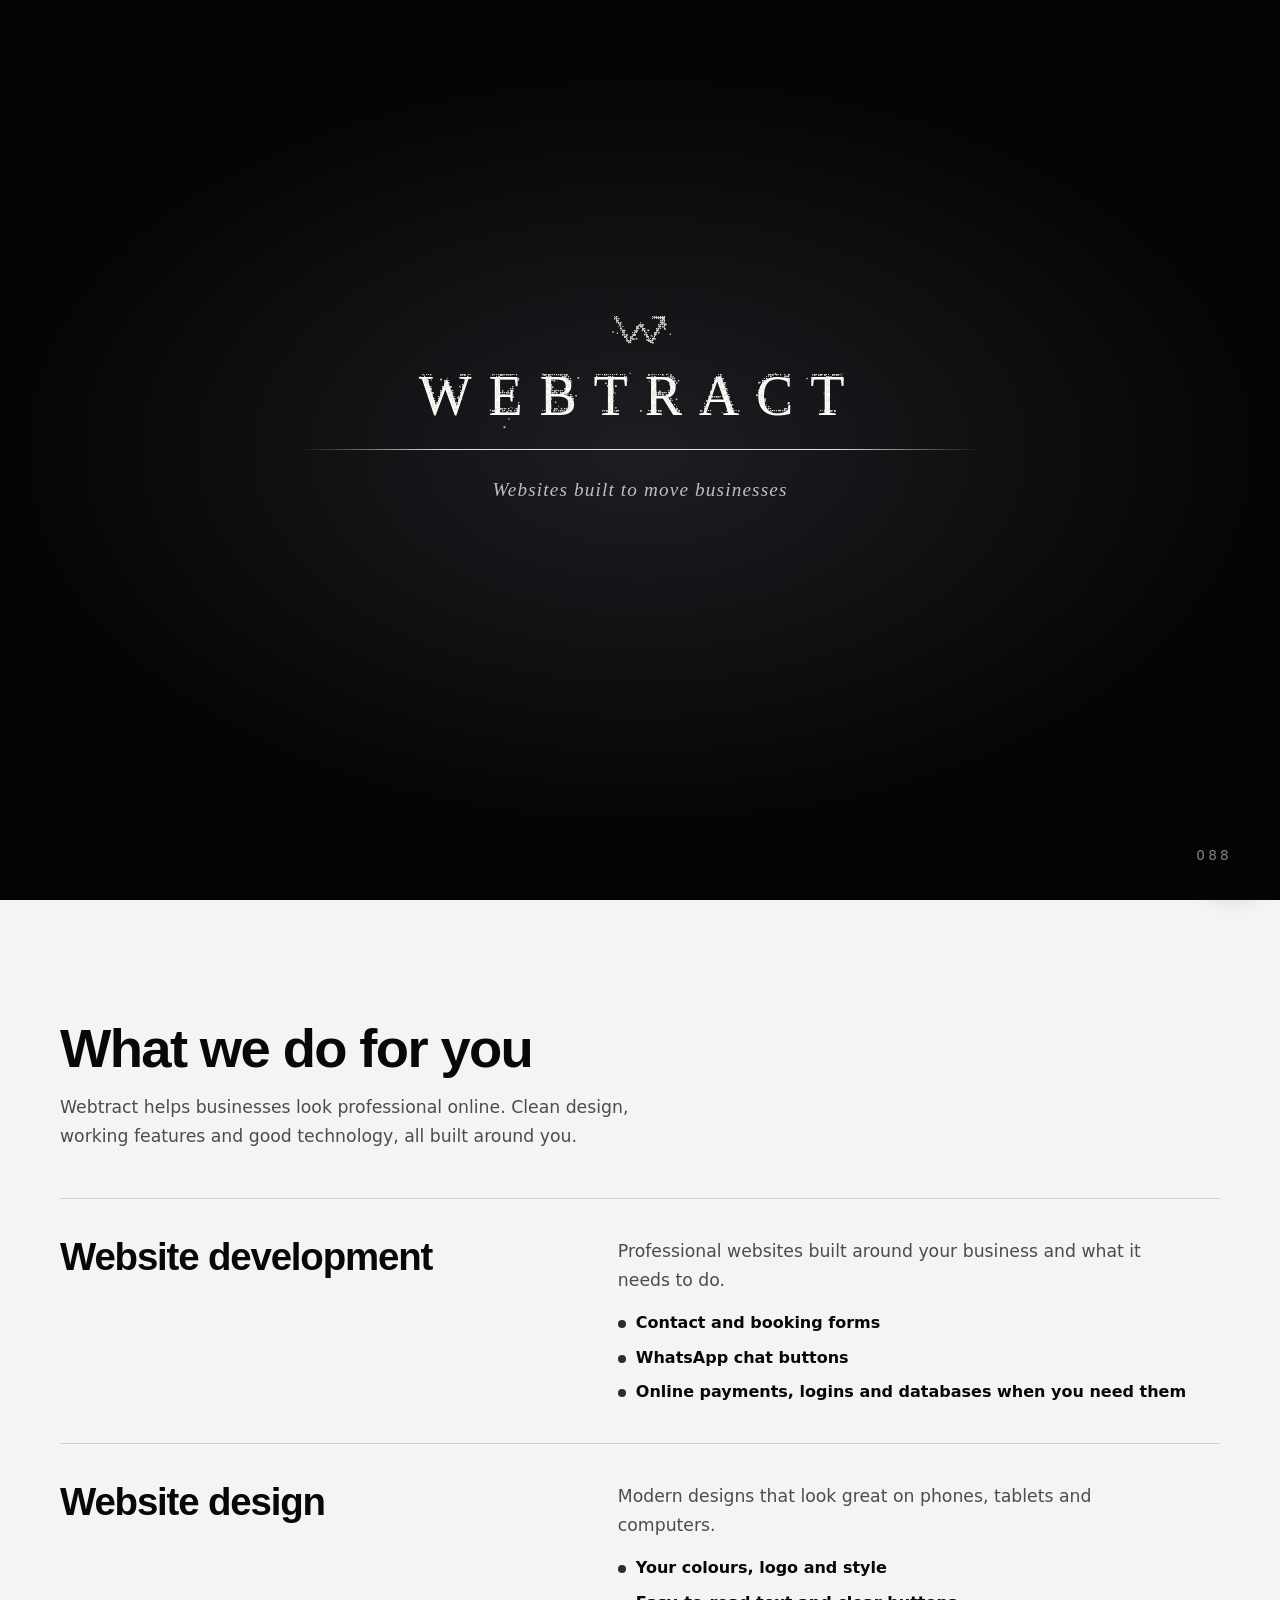
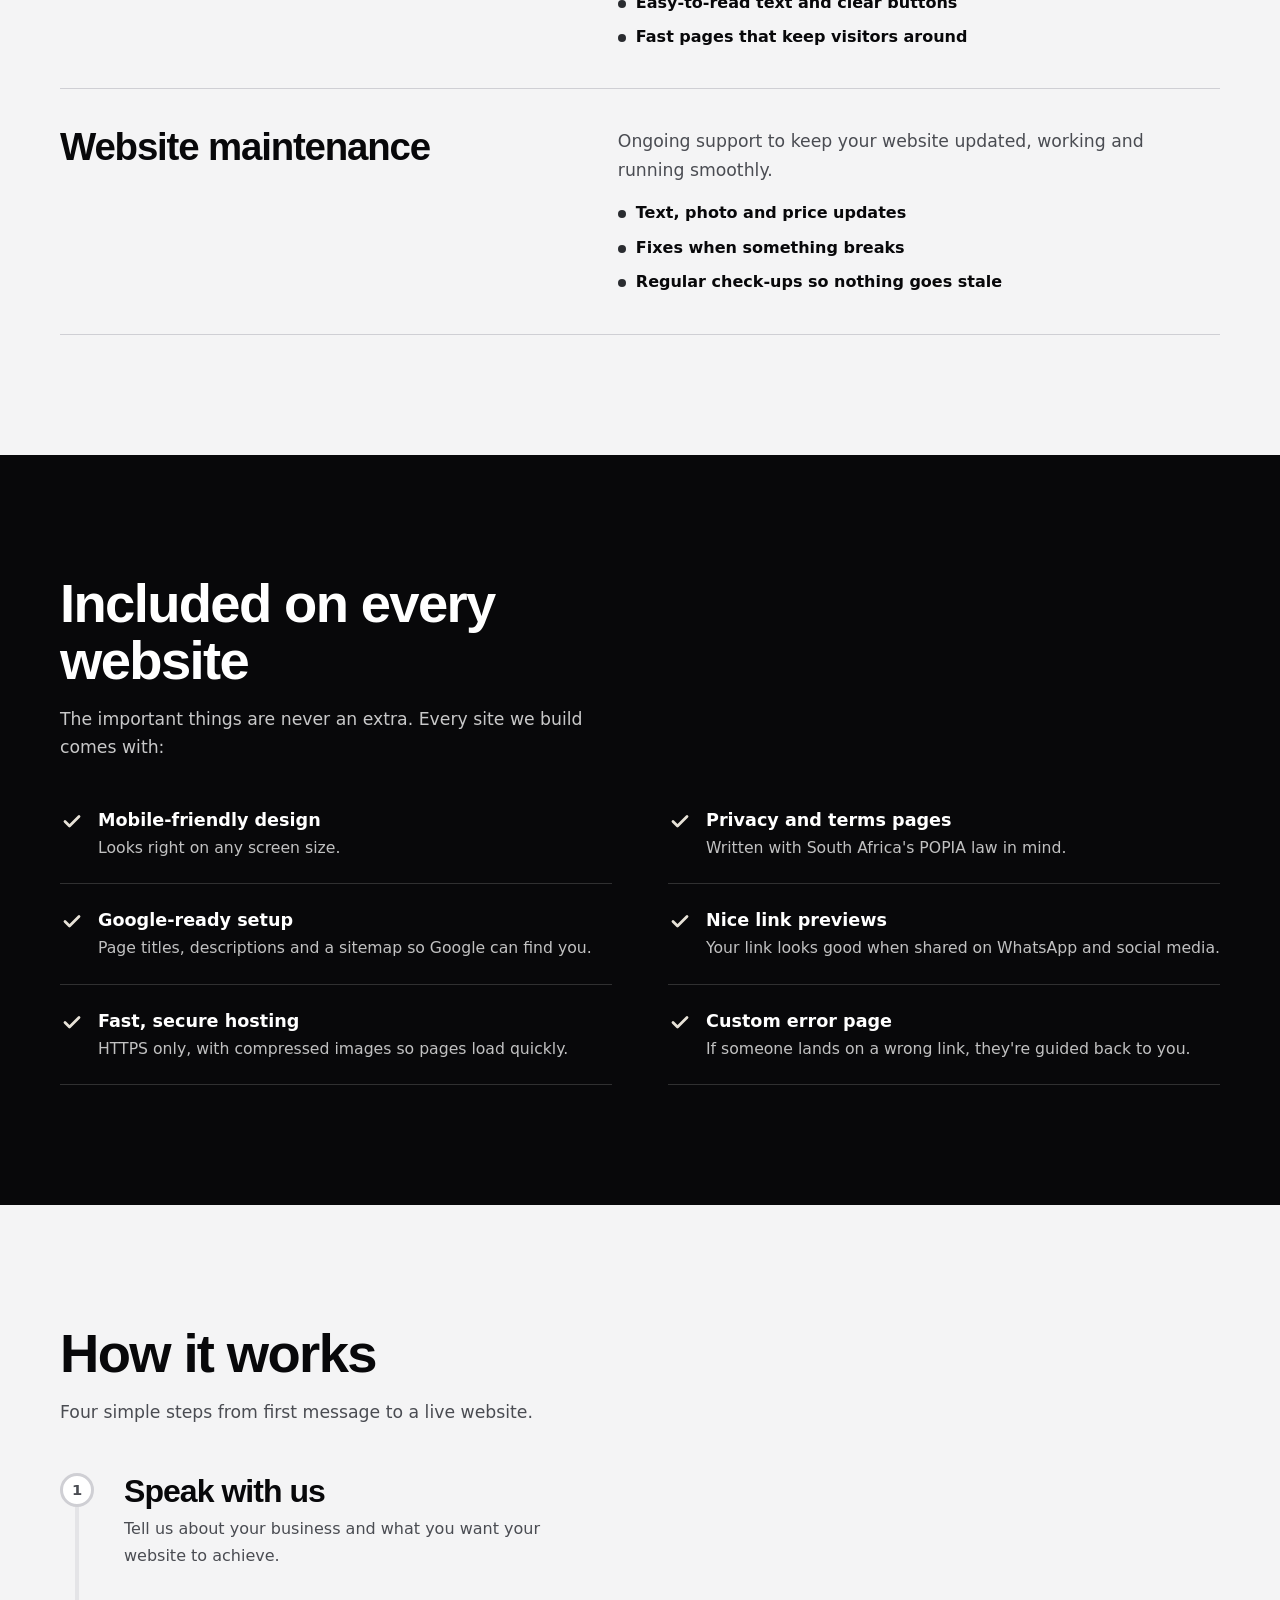
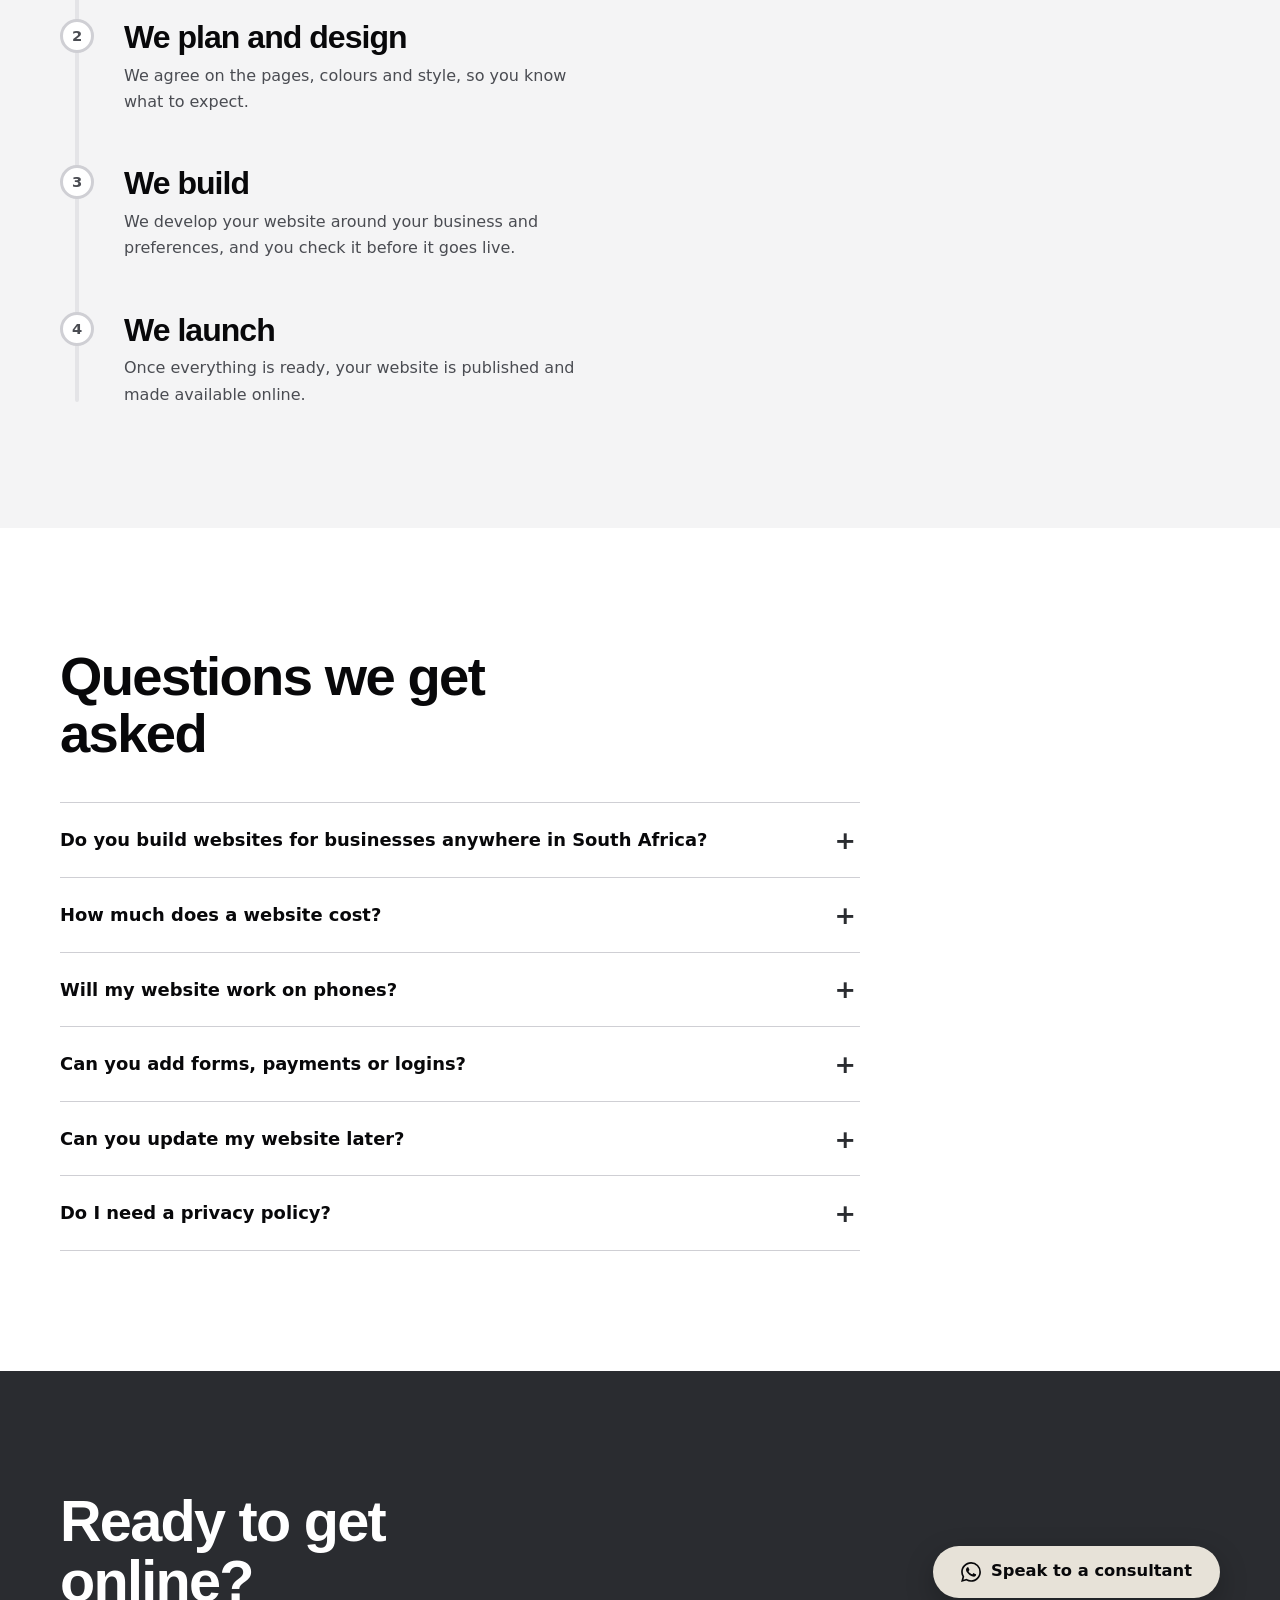
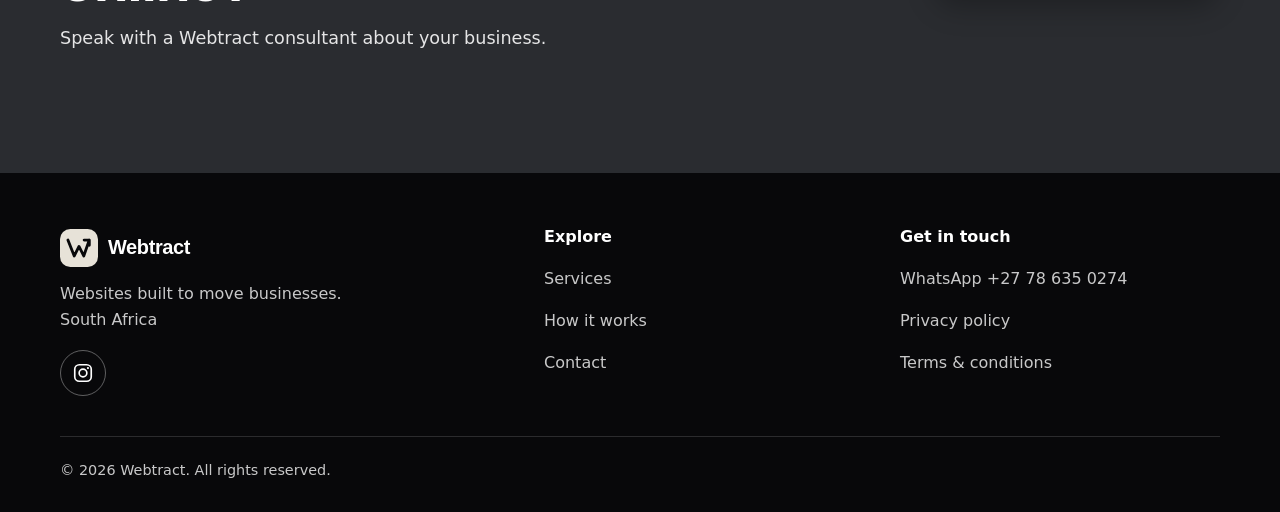
<file: index.html>
<!DOCTYPE html>
<html lang="en-ZA">
<head>
  <meta charset="utf-8">
  <meta name="viewport" content="width=device-width, initial-scale=1">
  <title>Webtract | Web Design &amp; Development in South Africa</title>
  <meta name="description" content="Webtract builds fast, modern, professional websites for businesses across South Africa. Web design, development and maintenance. Chat on WhatsApp.">
  <meta name="google-site-verification" content="yJoIwcxtoQ9o8DWlanaNsFN52SLWIHz8VEXO387WQU8">
  <meta name="robots" content="index, follow, max-image-preview:large">
  <meta name="theme-color" content="#2A2C30">
  <link rel="canonical" href="https://webtract.pages.dev/">

  <meta property="og:type" content="website">
  <meta property="og:site_name" content="Webtract">
  <meta property="og:locale" content="en_ZA">
  <meta property="og:title" content="Webtract | Web Design &amp; Development in South Africa">
  <meta property="og:description" content="Fast, modern websites for South African businesses. Chat to us on WhatsApp.">
  <meta property="og:url" content="https://webtract.pages.dev/">
  <meta property="og:image" content="https://webtract.pages.dev/og-image.png">
  <meta property="og:image:width" content="1200">
  <meta property="og:image:height" content="630">
  <meta property="og:image:alt" content="Webtract logo with the words Websites built to move businesses">
  <meta name="twitter:card" content="summary_large_image">
  <meta name="twitter:title" content="Webtract | Web Design &amp; Development in South Africa">
  <meta name="twitter:description" content="Fast, modern websites for South African businesses. Chat to us on WhatsApp.">
  <meta name="twitter:image" content="https://webtract.pages.dev/og-image.png">
  <meta name="twitter:image:alt" content="Webtract logo with the words Websites built to move businesses">

  <link rel="icon" href="/favicon.svg" type="image/svg+xml">
  <link rel="icon" href="/favicon.png" type="image/png" sizes="48x48">
  <link rel="apple-touch-icon" href="/apple-touch-icon.png">

  <script src="/boot.js"></script>
  <link rel="stylesheet" href="/style.css">

  <script type="application/ld+json">
  {
    "@context": "https://schema.org",
    "@graph": [
      {
        "@type": "WebSite",
        "@id": "https://webtract.pages.dev/#website",
        "url": "https://webtract.pages.dev/",
        "name": "Webtract",
        "inLanguage": "en-ZA",
        "publisher": {
          "@id": "https://webtract.pages.dev/#business"
        }
      },
      {
        "@type": "ProfessionalService",
        "@id": "https://webtract.pages.dev/#business",
        "name": "Webtract",
        "description": "Web design, website development and website maintenance for businesses across South Africa.",
        "url": "https://webtract.pages.dev/",
        "image": "https://webtract.pages.dev/og-image.png",
        "logo": "https://webtract.pages.dev/apple-touch-icon.png",
        "telephone": "+27786350274",
        "address": {
          "@type": "PostalAddress",
          "addressCountry": "ZA"
        },
        "areaServed": {
          "@type": "Country",
          "name": "South Africa"
        },
        "contactPoint": {
          "@type": "ContactPoint",
          "telephone": "+27786350274",
          "contactType": "customer service",
          "areaServed": "ZA",
          "availableLanguage": "English"
        },
        "sameAs": [
          "https://www.instagram.com/webtract_co/"
        ],
        "hasOfferCatalog": {
          "@type": "OfferCatalog",
          "name": "Web services",
          "itemListElement": [
            {
              "@type": "Offer",
              "itemOffered": {
                "@type": "Service",
                "name": "Website development"
              }
            },
            {
              "@type": "Offer",
              "itemOffered": {
                "@type": "Service",
                "name": "Website design"
              }
            },
            {
              "@type": "Offer",
              "itemOffered": {
                "@type": "Service",
                "name": "Website maintenance"
              }
            }
          ]
        }
      }
    ]
  }
  </script>
</head>
<body>
  <!-- Icons used on this page -->
  <svg class="sprite" aria-hidden="true" focusable="false">
    <symbol id="ig" viewBox="0 0 24 24"><rect x="3" y="3" width="18" height="18" rx="5" fill="none" stroke="currentColor" stroke-width="1.8"/><circle cx="12" cy="12" r="4.2" fill="none" stroke="currentColor" stroke-width="1.8"/><circle cx="17.4" cy="6.6" r="1.2" fill="currentColor"/></symbol>
    <symbol id="mark" viewBox="0 0 48 48"><rect width="48" height="48" rx="13" fill="#E7E2D8"/><path d="M10 14l8 20 6-12 6 12 7-20M30.5 14H37v6.5" fill="none" stroke="#08080A" stroke-width="3.6" stroke-linecap="round" stroke-linejoin="round"/></symbol>
    <symbol id="check" viewBox="0 0 24 24"><path d="M5 12.5l4.5 4.5L19 7.5" fill="none" stroke="currentColor" stroke-width="2.8" stroke-linecap="round" stroke-linejoin="round"/></symbol>
    <symbol id="wa" viewBox="0 0 24 24"><path fill="currentColor" d="M17.472 14.382c-.297-.149-1.758-.867-2.03-.967-.273-.099-.471-.148-.67.15-.197.297-.767.966-.94 1.164-.173.199-.347.223-.644.075-.297-.15-1.255-.463-2.39-1.475-.883-.788-1.48-1.761-1.653-2.059-.173-.297-.018-.458.13-.606.134-.133.298-.347.446-.52.149-.174.198-.298.298-.497.099-.198.05-.371-.025-.52-.075-.149-.669-1.612-.916-2.207-.242-.579-.487-.5-.669-.51-.173-.008-.371-.01-.57-.01-.198 0-.52.074-.792.372-.272.297-1.04 1.016-1.04 2.479 0 1.462 1.065 2.875 1.213 3.074.149.198 2.096 3.2 5.077 4.487.709.306 1.262.489 1.694.625.712.227 1.36.195 1.871.118.571-.085 1.758-.719 2.006-1.413.248-.694.248-1.289.173-1.413-.074-.124-.272-.198-.57-.347m-5.421 7.403h-.004a9.87 9.87 0 01-5.031-1.378l-.361-.214-3.741.982.998-3.648-.235-.374a9.86 9.86 0 01-1.51-5.26c.001-5.45 4.436-9.884 9.888-9.884 2.64 0 5.122 1.03 6.988 2.898a9.825 9.825 0 012.893 6.994c-.003 5.45-4.437 9.884-9.885 9.884m8.413-18.297A11.815 11.815 0 0012.05 0C5.495 0 .16 5.335.157 11.892c0 2.096.547 4.142 1.588 5.945L.057 24l6.305-1.654a11.882 11.882 0 005.683 1.448h.005c6.554 0 11.89-5.335 11.893-11.893a11.821 11.821 0 00-3.48-8.413Z"/></symbol>
  </svg>

  <!-- Intro animation -->
  <div class="loader" id="loader" aria-hidden="true" data-nosnippet>
    <canvas class="loader-canvas" id="loader-canvas"></canvas>
    <div class="p p-top">
      <div class="loader-top">
        <svg class="loader-w" viewBox="0 0 120 80" aria-hidden="true">
          <path class="w-main" pathLength="1" d="M8 14L36 68L60 28L84 68L112 14"/>
          <path class="w-head" pathLength="1" d="M90 14H112V36"/>
        </svg>
        <div class="loader-word" data-text="WEBTRACT"></div>
      </div>
    </div>
    <div class="p p-bot">
      <p class="loader-tag">Websites built to move businesses</p>
      <div class="loader-count" id="loader-count"></div>
    </div>
  </div>

  <a class="skip" href="#main">Skip to content</a>

  <header class="site-header">
    <div class="wrap">
      <a class="brand" href="/" aria-label="Webtract home">
        <svg aria-hidden="true"><use href="#mark"/></svg>
        <span>Webtract</span>
      </a>
      <button class="nav-toggle" type="button" aria-expanded="false" aria-controls="site-nav" aria-label="Open menu"><span></span></button>
      <nav class="nav" id="site-nav" aria-label="Main">
        <a href="#services">Services</a>
        <a href="#how-it-works">How it works</a>
        <a href="#faq">FAQ</a>
        <a href="/contact">Contact</a>
        <a class="nav-cta" href="https://wa.me/27786350274" target="_blank" rel="noopener">WhatsApp us</a>
      </nav>
    </div>
  </header>

  <main id="main">
    <section class="hero" id="home">
      <div class="wrap">
        <div>
          <h1>
            <span class="line"><span>Websites built</span></span>
            <span class="line"><span>to move</span></span>
            <span class="line"><span>businesses.</span></span>
          </h1>
          <p class="hero-sub h-fade">Modern, professional websites designed around your business and your customers.</p>
          <div class="hero-actions h-fade">
            <a class="btn btn-signal" href="https://wa.me/27786350274" target="_blank" rel="noopener">
              <svg aria-hidden="true"><use href="#wa"/></svg>
              Chat to us on WhatsApp
            </a>
            <a class="link-light" href="#services">See what we do</a>
          </div>
          <ul class="ticks h-fade">
            <li><svg aria-hidden="true"><use href="#check"/></svg>Works on every phone</li>
            <li><svg aria-hidden="true"><use href="#check"/></svg>Fast and secure</li>
            <li><svg aria-hidden="true"><use href="#check"/></svg>Ready for Google</li>
          </ul>
        </div>

        <div class="mock-stage" aria-hidden="true">
          <div class="mock-wrap">
            <div class="mock">
              <div class="mock-bar"><i></i><i></i><i></i><span>yourbusiness.co.za</span></div>
              <div class="mock-body">
                <div class="m-nav blk" style="--i:0"><div class="m-logo"></div><div class="m-links"><b></b><b></b><b></b></div></div>
                <div class="m-hero">
                  <div class="blk" style="--i:1">
                    <div class="m-t"></div><div class="m-t s"></div>
                    <div class="m-p"></div><div class="m-p"></div>
                    <div class="m-btn"></div>
                  </div>
                  <div class="m-img blk" style="--i:2"></div>
                </div>
                <div class="m-row">
                  <u class="blk" style="--i:3"></u><u class="blk" style="--i:4"></u><u class="blk" style="--i:5"></u>
                </div>
              </div>
            </div>
            <div class="phone blk" style="--i:6">
              <div class="phone-screen">
                <div class="m-img"></div>
                <div class="m-t"></div>
                <div class="m-btn"></div>
              </div>
            </div>
          </div>
        </div>
      </div>
    </section>

    <section class="section" id="services">
      <div class="wrap">
        <h2 class="section-title">What we do for you</h2>
        <p class="section-intro">Webtract helps businesses look professional online. Clean design, working features and good technology, all built around you.</p>

        <div class="services">
          <article class="svc">
            <h3>Website development</h3>
            <div>
              <p>Professional websites built around your business and what it needs to do.</p>
              <ul>
                <li>Contact and booking forms</li>
                <li>WhatsApp chat buttons</li>
                <li>Online payments, logins and databases when you need them</li>
              </ul>
            </div>
          </article>
          <article class="svc">
            <h3>Website design</h3>
            <div>
              <p>Modern designs that look great on phones, tablets and computers.</p>
              <ul>
                <li>Your colours, logo and style</li>
                <li>Easy-to-read text and clear buttons</li>
                <li>Fast pages that keep visitors around</li>
              </ul>
            </div>
          </article>
          <article class="svc">
            <h3>Website maintenance</h3>
            <div>
              <p>Ongoing support to keep your website updated, working and running smoothly.</p>
              <ul>
                <li>Text, photo and price updates</li>
                <li>Fixes when something breaks</li>
                <li>Regular check-ups so nothing goes stale</li>
              </ul>
            </div>
          </article>
        </div>
      </div>
    </section>

    <section class="section included">
      <div class="wrap">
        <h2 class="section-title">Included on every website</h2>
        <p class="section-intro">The important things are never an extra. Every site we build comes with:</p>
        <ul class="inc-grid">
          <li><svg aria-hidden="true"><use href="#check"/></svg><div><strong>Mobile-friendly design</strong><span>Looks right on any screen size.</span></div></li>
          <li><svg aria-hidden="true"><use href="#check"/></svg><div><strong>Privacy and terms pages</strong><span>Written with South Africa's POPIA law in mind.</span></div></li>
          <li><svg aria-hidden="true"><use href="#check"/></svg><div><strong>Google-ready setup</strong><span>Page titles, descriptions and a sitemap so Google can find you.</span></div></li>
          <li><svg aria-hidden="true"><use href="#check"/></svg><div><strong>Nice link previews</strong><span>Your link looks good when shared on WhatsApp and social media.</span></div></li>
          <li><svg aria-hidden="true"><use href="#check"/></svg><div><strong>Fast, secure hosting</strong><span>HTTPS only, with compressed images so pages load quickly.</span></div></li>
          <li><svg aria-hidden="true"><use href="#check"/></svg><div><strong>Custom error page</strong><span>If someone lands on a wrong link, they're guided back to you.</span></div></li>
        </ul>
      </div>
    </section>

    <section class="section" id="how-it-works">
      <div class="wrap">
        <h2 class="section-title">How it works</h2>
        <p class="section-intro">Four simple steps from first message to a live website.</p>
        <div class="steps">
          <div class="step"><span class="node">1</span><h3>Speak with us</h3><p>Tell us about your business and what you want your website to achieve.</p></div>
          <div class="step"><span class="node">2</span><h3>We plan and design</h3><p>We agree on the pages, colours and style, so you know what to expect.</p></div>
          <div class="step"><span class="node">3</span><h3>We build</h3><p>We develop your website around your business and preferences, and you check it before it goes live.</p></div>
          <div class="step"><span class="node">4</span><h3>We launch</h3><p>Once everything is ready, your website is published and made available online.</p></div>
        </div>
      </div>
    </section>

    <section class="section faq" id="faq">
      <div class="wrap">
        <h2 class="section-title">Questions we get asked</h2>
        <div class="faq-list">
          <details>
            <summary>Do you build websites for businesses anywhere in South Africa?</summary>
            <p>Yes. We build websites for businesses in every province of South Africa. Message us on WhatsApp to get started.</p>
          </details>
          <details>
            <summary>How much does a website cost?</summary>
            <p>It depends on how many pages you need and what the site must do. Message us on WhatsApp, tell us about your business, and we'll give you a clear quote.</p>
          </details>
          <details>
            <summary>Will my website work on phones?</summary>
            <p>Yes. Every website we build is designed for phones, tablets and computers from the start.</p>
          </details>
          <details>
            <summary>Can you add forms, payments or logins?</summary>
            <p>Yes. If your business needs a contact form, online payments or customer logins, tell us and we'll advise on the best way to do it safely.</p>
          </details>
          <details>
            <summary>Can you update my website later?</summary>
            <p>Yes. Our maintenance service covers updates, fixes and regular check-ups.</p>
          </details>
          <details>
            <summary>Do I need a privacy policy?</summary>
            <p>If your website collects any personal information, South Africa's POPIA law says you should have one. We include a privacy policy and terms page on every site.</p>
          </details>
        </div>
      </div>
    </section>

    <section class="section cta-band">
      <div class="wrap">
        <div>
          <h2>Ready to get online?</h2>
          <p>Speak with a Webtract consultant about your business.</p>
        </div>
        <a class="btn btn-signal" href="https://wa.me/27786350274" target="_blank" rel="noopener">
          <svg aria-hidden="true"><use href="#wa"/></svg>
          Speak to a consultant
        </a>
      </div>
    </section>
  </main>

  <a class="wa-float" href="https://wa.me/27786350274" target="_blank" rel="noopener" aria-label="Chat with Webtract on WhatsApp"><svg aria-hidden="true"><use href="#wa"/></svg></a>

  <footer class="site-footer">
    <div class="wrap">
      <div class="foot">
        <div>
          <a class="brand" href="/"><svg aria-hidden="true"><use href="#mark"/></svg><span>Webtract</span></a>
          <p>Websites built to move businesses.<br>South Africa</p>
          <a class="social" href="https://www.instagram.com/webtract_co/" target="_blank" rel="noopener" aria-label="Webtract on Instagram"><svg aria-hidden="true"><use href="#ig"/></svg></a>
        </div>
        <div>
          <h2>Explore</h2>
          <ul>
            <li><a href="/#services">Services</a></li>
            <li><a href="/#how-it-works">How it works</a></li>
            <li><a href="/contact">Contact</a></li>
          </ul>
        </div>
        <div>
          <h2>Get in touch</h2>
          <ul>
            <li><a href="https://wa.me/27786350274" target="_blank" rel="noopener">WhatsApp +27 78 635 0274</a></li>
            <li><a href="/privacy">Privacy policy</a></li>
            <li><a href="/terms">Terms &amp; conditions</a></li>
          </ul>
        </div>
      </div>
      <p class="copy">&copy; <span id="yr">2026</span> Webtract. All rights reserved.</p>
    </div>
  </footer>

  <script src="/main.js" defer></script>
</body>
</html>
</file>
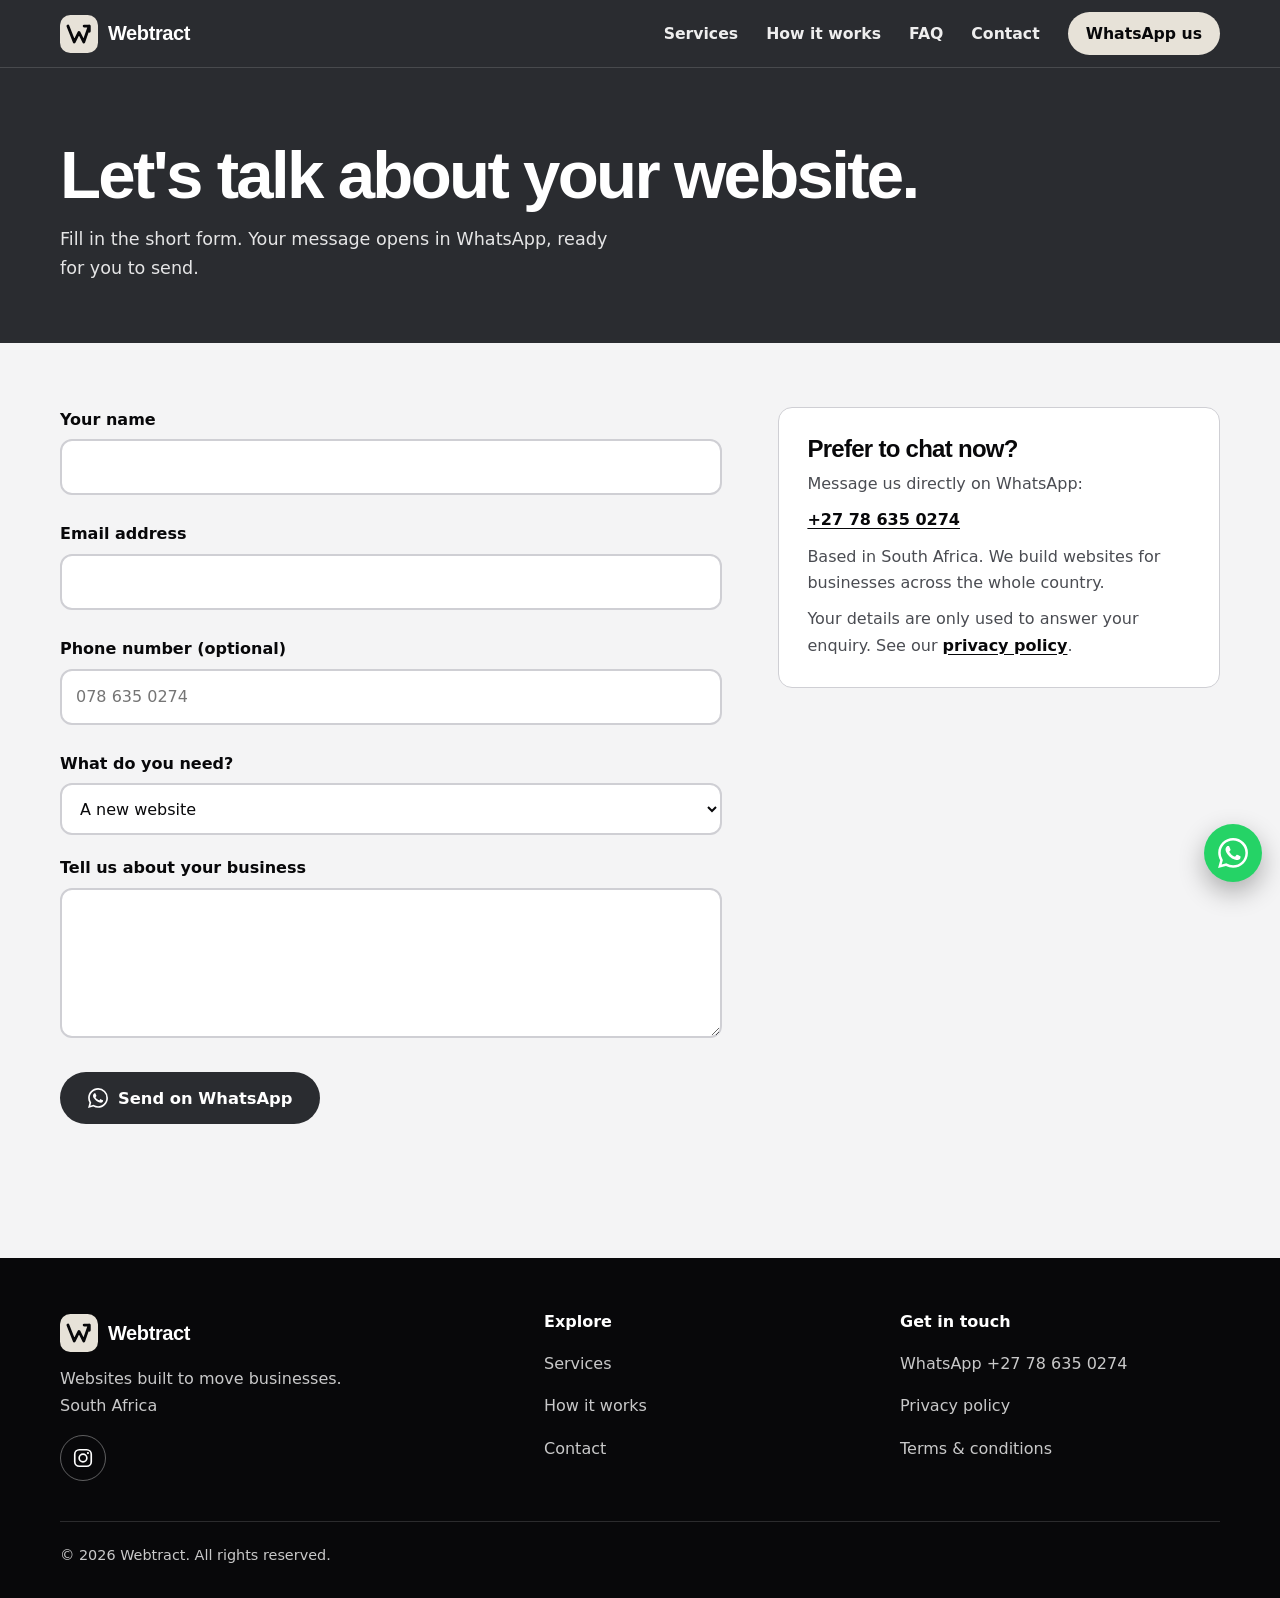
<file: contact.html>
<!DOCTYPE html>
<html lang="en-ZA">
<head>
  <meta charset="utf-8">
  <meta name="viewport" content="width=device-width, initial-scale=1">
  <title>Contact Webtract | Get a Website Quote on WhatsApp</title>
  <meta name="description" content="Get a clear website quote from Webtract anywhere in South Africa. Tell us about your business and your message opens on WhatsApp, ready to send.">
  <meta name="robots" content="index, follow, max-image-preview:large">
  <meta name="theme-color" content="#2A2C30">
  <link rel="canonical" href="https://webtract.pages.dev/contact">

  <meta property="og:type" content="website">
  <meta property="og:site_name" content="Webtract">
  <meta property="og:locale" content="en_ZA">
  <meta property="og:title" content="Contact Webtract | Get a Website Quote">
  <meta property="og:description" content="Tell us about your business and get a clear website quote on WhatsApp.">
  <meta property="og:url" content="https://webtract.pages.dev/contact">
  <meta property="og:image" content="https://webtract.pages.dev/og-image.png">
  <meta property="og:image:width" content="1200">
  <meta property="og:image:height" content="630">
  <meta property="og:image:alt" content="Webtract logo with the words Websites built to move businesses">
  <meta name="twitter:card" content="summary_large_image">
  <meta name="twitter:title" content="Contact Webtract | Get a Website Quote">
  <meta name="twitter:description" content="Tell us about your business and get a clear website quote on WhatsApp.">
  <meta name="twitter:image" content="https://webtract.pages.dev/og-image.png">
  <meta name="twitter:image:alt" content="Webtract logo with the words Websites built to move businesses">

  <link rel="icon" href="/favicon.svg" type="image/svg+xml">
  <link rel="icon" href="/favicon.png" type="image/png" sizes="48x48">
  <link rel="apple-touch-icon" href="/apple-touch-icon.png">

  <script src="/boot.js"></script>
  <link rel="stylesheet" href="/style.css">
<script type="application/ld+json">
  {
    "@context": "https://schema.org",
    "@type": "BreadcrumbList",
    "itemListElement": [
      {
        "@type": "ListItem",
        "position": 1,
        "name": "Home",
        "item": "https://webtract.pages.dev/"
      },
      {
        "@type": "ListItem",
        "position": 2,
        "name": "Contact",
        "item": "https://webtract.pages.dev/contact"
      }
    ]
  }
  </script>
</head>
<body>
  <svg class="sprite" aria-hidden="true" focusable="false">
    <symbol id="ig" viewBox="0 0 24 24"><rect x="3" y="3" width="18" height="18" rx="5" fill="none" stroke="currentColor" stroke-width="1.8"/><circle cx="12" cy="12" r="4.2" fill="none" stroke="currentColor" stroke-width="1.8"/><circle cx="17.4" cy="6.6" r="1.2" fill="currentColor"/></symbol>
    <symbol id="mark" viewBox="0 0 48 48"><rect width="48" height="48" rx="13" fill="#E7E2D8"/><path d="M10 14l8 20 6-12 6 12 7-20M30.5 14H37v6.5" fill="none" stroke="#08080A" stroke-width="3.6" stroke-linecap="round" stroke-linejoin="round"/></symbol>
    <symbol id="wa" viewBox="0 0 24 24"><path fill="currentColor" d="M17.472 14.382c-.297-.149-1.758-.867-2.03-.967-.273-.099-.471-.148-.67.15-.197.297-.767.966-.94 1.164-.173.199-.347.223-.644.075-.297-.15-1.255-.463-2.39-1.475-.883-.788-1.48-1.761-1.653-2.059-.173-.297-.018-.458.13-.606.134-.133.298-.347.446-.52.149-.174.198-.298.298-.497.099-.198.05-.371-.025-.52-.075-.149-.669-1.612-.916-2.207-.242-.579-.487-.5-.669-.51-.173-.008-.371-.01-.57-.01-.198 0-.52.074-.792.372-.272.297-1.04 1.016-1.04 2.479 0 1.462 1.065 2.875 1.213 3.074.149.198 2.096 3.2 5.077 4.487.709.306 1.262.489 1.694.625.712.227 1.36.195 1.871.118.571-.085 1.758-.719 2.006-1.413.248-.694.248-1.289.173-1.413-.074-.124-.272-.198-.57-.347m-5.421 7.403h-.004a9.87 9.87 0 01-5.031-1.378l-.361-.214-3.741.982.998-3.648-.235-.374a9.86 9.86 0 01-1.51-5.26c.001-5.45 4.436-9.884 9.888-9.884 2.64 0 5.122 1.03 6.988 2.898a9.825 9.825 0 012.893 6.994c-.003 5.45-4.437 9.884-9.885 9.884m8.413-18.297A11.815 11.815 0 0012.05 0C5.495 0 .16 5.335.157 11.892c0 2.096.547 4.142 1.588 5.945L.057 24l6.305-1.654a11.882 11.882 0 005.683 1.448h.005c6.554 0 11.89-5.335 11.893-11.893a11.821 11.821 0 00-3.48-8.413Z"/></symbol>
  </svg>

  <a class="skip" href="#main">Skip to content</a>

  <header class="site-header">
    <div class="wrap">
      <a class="brand" href="/" aria-label="Webtract home">
        <svg aria-hidden="true"><use href="#mark"/></svg>
        <span>Webtract</span>
      </a>
      <button class="nav-toggle" type="button" aria-expanded="false" aria-controls="site-nav" aria-label="Open menu"><span></span></button>
      <nav class="nav" id="site-nav" aria-label="Main">
        <a href="/#services">Services</a>
        <a href="/#how-it-works">How it works</a>
        <a href="/#faq">FAQ</a>
        <a href="/contact" aria-current="page">Contact</a>
        <a class="nav-cta" href="https://wa.me/27786350274" target="_blank" rel="noopener">WhatsApp us</a>
      </nav>
    </div>
  </header>

  <main id="main">
    <section class="page-hero">
      <div class="wrap">
        <h1>Let's talk about your website.</h1>
        <p>Fill in the short form. Your message opens in WhatsApp, ready for you to send.</p>
      </div>
    </section>

    <div class="wrap contact-grid">
      <form class="form" id="contact-form" novalidate>
        <div class="field">
          <label for="fullname">Your name</label>
          <input type="text" id="fullname" name="fullname" autocomplete="name" required>
          <p class="err" id="err-fullname" role="alert"></p>
        </div>
        <div class="field">
          <label for="email">Email address</label>
          <input type="email" id="email" name="email" autocomplete="email" inputmode="email" required>
          <p class="err" id="err-email" role="alert"></p>
        </div>
        <div class="field">
          <label for="phone">Phone number (optional)</label>
          <input type="tel" id="phone" name="phone" autocomplete="tel" inputmode="tel" placeholder="078 635 0274">
          <p class="err" id="err-phone" role="alert"></p>
        </div>
        <div class="field">
          <label for="service">What do you need?</label>
          <select id="service" name="service">
            <option>A new website</option>
            <option>A website redesign</option>
            <option>Website maintenance</option>
            <option>Not sure yet</option>
          </select>
        </div>
        <div class="field">
          <label for="message">Tell us about your business</label>
          <textarea id="message" name="message" required></textarea>
          <p class="err" id="err-message" role="alert"></p>
        </div>

        <!-- Spam trap: hidden from real people -->
        <div class="hp" aria-hidden="true">
          <label for="website">Leave this empty</label>
          <input type="text" id="website" name="website" tabindex="-1" autocomplete="off">
        </div>

        <button class="btn btn-signal" type="submit">
          <svg aria-hidden="true"><use href="#wa"/></svg>
          Send on WhatsApp
        </button>
        <p class="form-status" id="form-status" role="status" aria-live="polite"></p>
        <noscript><p>JavaScript is off. Please message us directly: <a href="https://wa.me/27786350274">WhatsApp +27 78 635 0274</a>.</p></noscript>
      </form>

      <aside class="side">
        <h2>Prefer to chat now?</h2>
        <p>Message us directly on WhatsApp:</p>
        <p><a href="https://wa.me/27786350274" target="_blank" rel="noopener">+27 78 635 0274</a></p>
        <p>Based in South Africa. We build websites for businesses across the whole country.</p>
        <p>Your details are only used to answer your enquiry. See our <a href="/privacy">privacy policy</a>.</p>
      </aside>
    </div>
  </main>

  <a class="wa-float" href="https://wa.me/27786350274" target="_blank" rel="noopener" aria-label="Chat with Webtract on WhatsApp"><svg aria-hidden="true"><use href="#wa"/></svg></a>

  <footer class="site-footer">
    <div class="wrap">
      <div class="foot">
        <div>
          <a class="brand" href="/"><svg aria-hidden="true"><use href="#mark"/></svg><span>Webtract</span></a>
          <p>Websites built to move businesses.<br>South Africa</p>
          <a class="social" href="https://www.instagram.com/webtract_co/" target="_blank" rel="noopener" aria-label="Webtract on Instagram"><svg aria-hidden="true"><use href="#ig"/></svg></a>
        </div>
        <div>
          <h2>Explore</h2>
          <ul>
            <li><a href="/#services">Services</a></li>
            <li><a href="/#how-it-works">How it works</a></li>
            <li><a href="/contact">Contact</a></li>
          </ul>
        </div>
        <div>
          <h2>Get in touch</h2>
          <ul>
            <li><a href="https://wa.me/27786350274" target="_blank" rel="noopener">WhatsApp +27 78 635 0274</a></li>
            <li><a href="/privacy">Privacy policy</a></li>
            <li><a href="/terms">Terms &amp; conditions</a></li>
          </ul>
        </div>
      </div>
      <p class="copy">&copy; <span id="yr">2026</span> Webtract. All rights reserved.</p>
    </div>
  </footer>

  <script src="/main.js" defer></script>
</body>
</html>
</file>
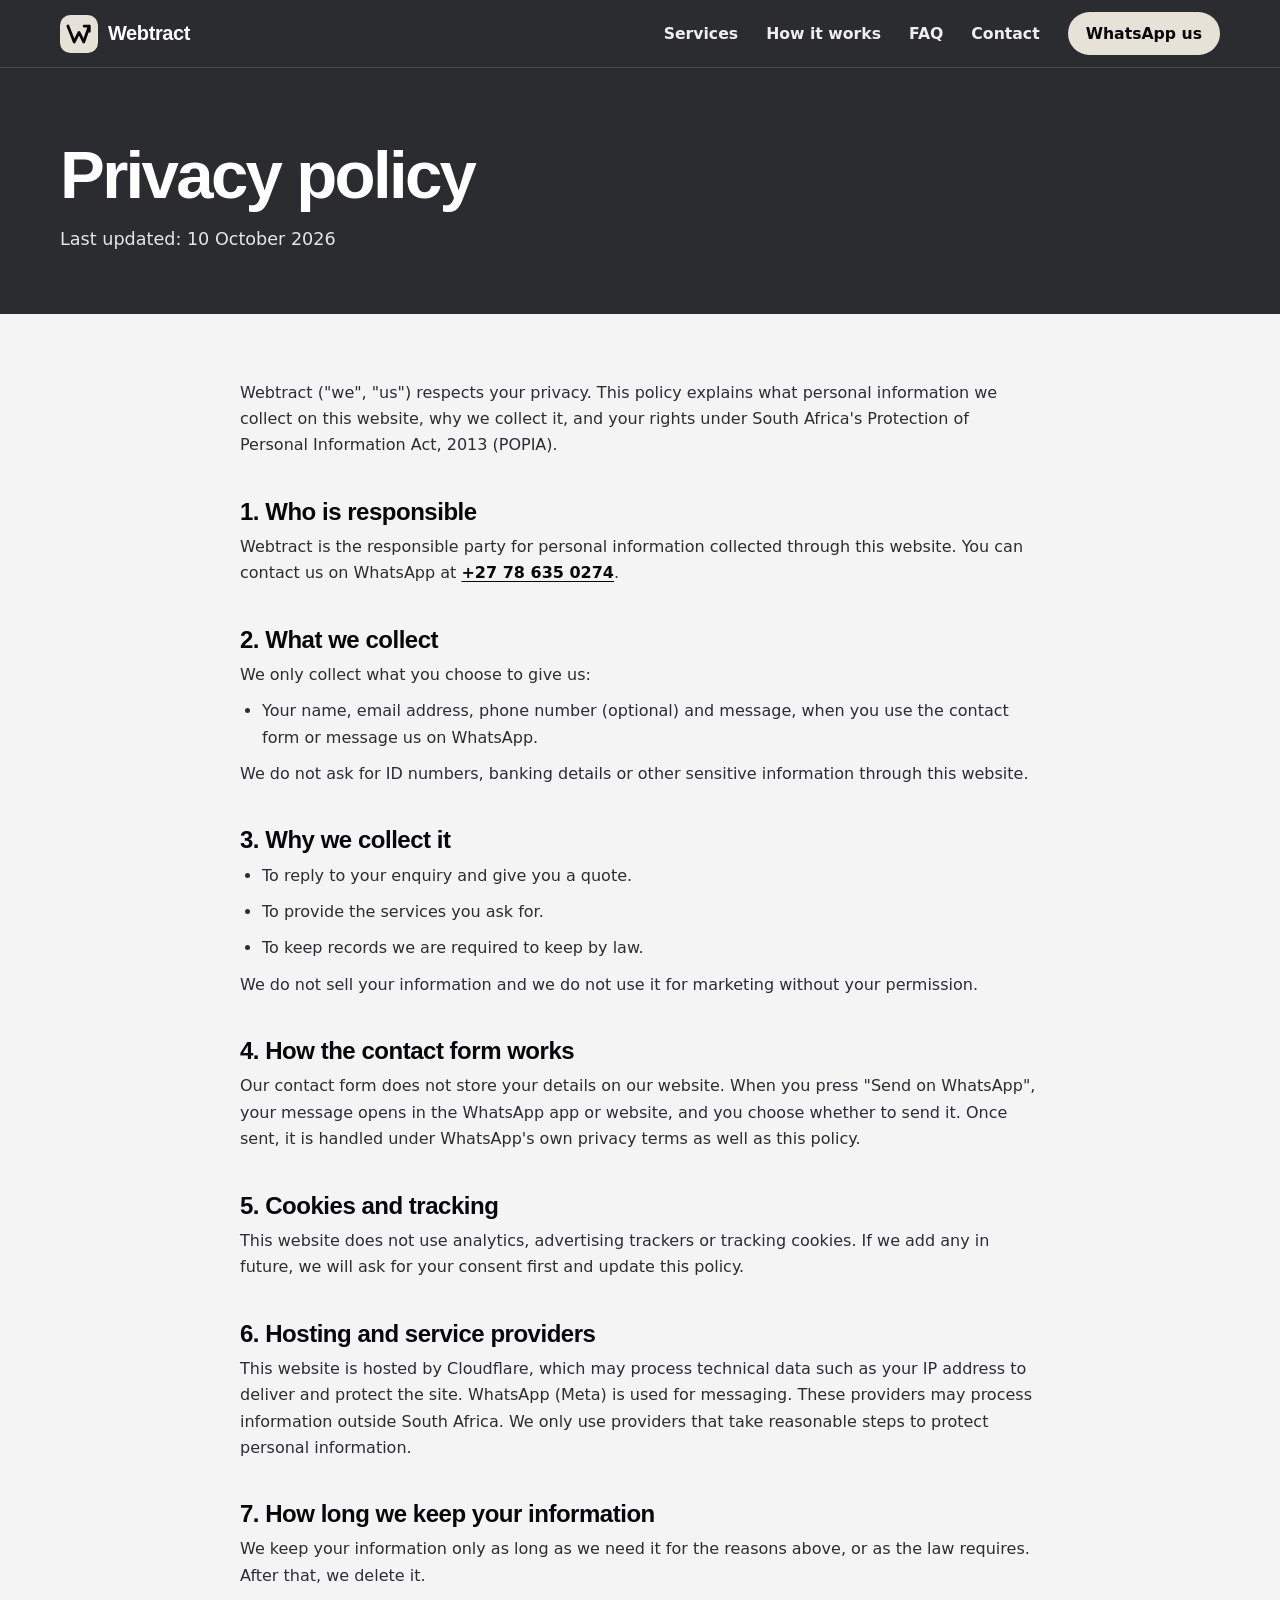
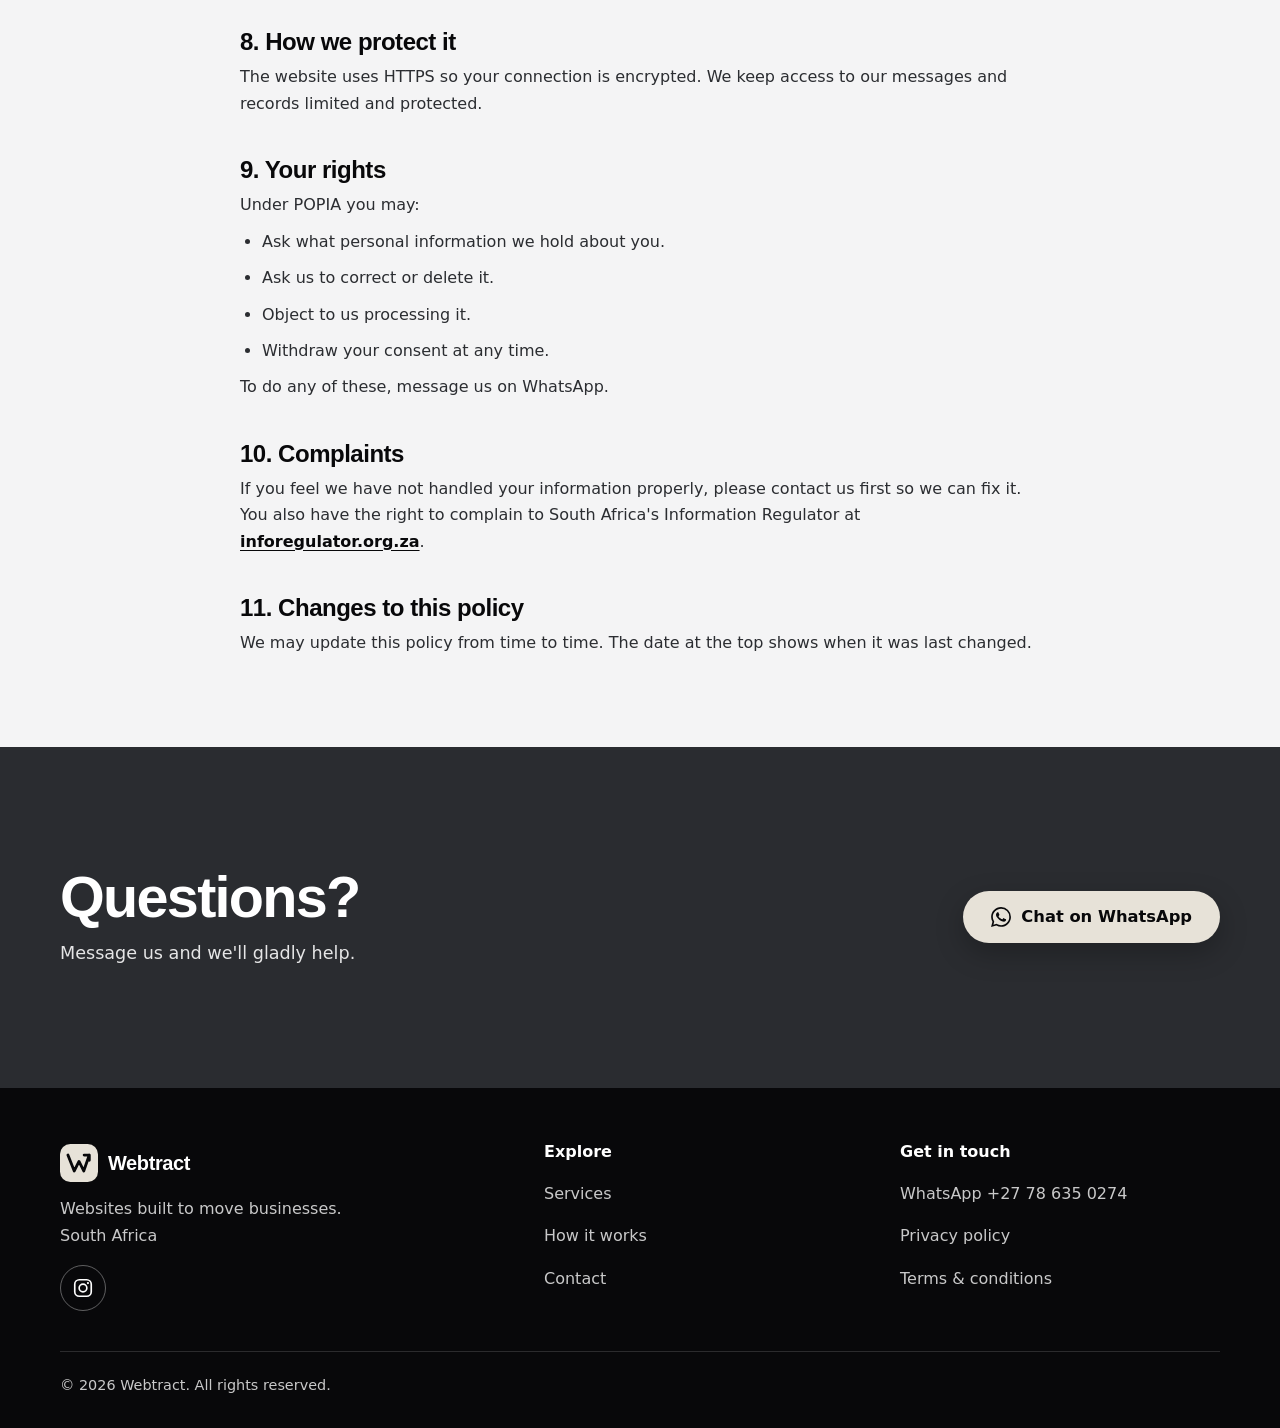
<file: privacy.html>
<!DOCTYPE html>
<html lang="en-ZA">
<head>
  <meta charset="utf-8">
  <meta name="viewport" content="width=device-width, initial-scale=1">
  <title>Privacy Policy | Webtract</title>
  <meta name="description" content="How Webtract collects, uses and protects your personal information, in line with South Africa's Protection of Personal Information Act (POPIA).">
  <meta name="robots" content="index, follow, max-image-preview:large">
  <meta name="theme-color" content="#2A2C30">
  <link rel="canonical" href="https://webtract.pages.dev/privacy">

  <meta property="og:type" content="website">
  <meta property="og:site_name" content="Webtract">
  <meta property="og:locale" content="en_ZA">
  <meta property="og:title" content="Privacy Policy | Webtract">
  <meta property="og:description" content="How Webtract handles your personal information under POPIA.">
  <meta property="og:url" content="https://webtract.pages.dev/privacy">
  <meta property="og:image" content="https://webtract.pages.dev/og-image.png">
  <meta property="og:image:width" content="1200">
  <meta property="og:image:height" content="630">
  <meta property="og:image:alt" content="Webtract logo with the words Websites built to move businesses">
  <meta name="twitter:card" content="summary_large_image">
  <meta name="twitter:title" content="Privacy Policy | Webtract">
  <meta name="twitter:description" content="How Webtract handles your personal information under POPIA.">
  <meta name="twitter:image" content="https://webtract.pages.dev/og-image.png">
  <meta name="twitter:image:alt" content="Webtract logo with the words Websites built to move businesses">

  <link rel="icon" href="/favicon.svg" type="image/svg+xml">
  <link rel="icon" href="/favicon.png" type="image/png" sizes="48x48">
  <link rel="apple-touch-icon" href="/apple-touch-icon.png">

  <script src="/boot.js"></script>
  <link rel="stylesheet" href="/style.css">
<script type="application/ld+json">
  {
    "@context": "https://schema.org",
    "@type": "BreadcrumbList",
    "itemListElement": [
      {
        "@type": "ListItem",
        "position": 1,
        "name": "Home",
        "item": "https://webtract.pages.dev/"
      },
      {
        "@type": "ListItem",
        "position": 2,
        "name": "Privacy policy",
        "item": "https://webtract.pages.dev/privacy"
      }
    ]
  }
  </script>
</head>
<body>
  <svg class="sprite" aria-hidden="true" focusable="false">
    <symbol id="ig" viewBox="0 0 24 24"><rect x="3" y="3" width="18" height="18" rx="5" fill="none" stroke="currentColor" stroke-width="1.8"/><circle cx="12" cy="12" r="4.2" fill="none" stroke="currentColor" stroke-width="1.8"/><circle cx="17.4" cy="6.6" r="1.2" fill="currentColor"/></symbol>
    <symbol id="mark" viewBox="0 0 48 48"><rect width="48" height="48" rx="13" fill="#E7E2D8"/><path d="M10 14l8 20 6-12 6 12 7-20M30.5 14H37v6.5" fill="none" stroke="#08080A" stroke-width="3.6" stroke-linecap="round" stroke-linejoin="round"/></symbol>
    <symbol id="wa" viewBox="0 0 24 24"><path fill="currentColor" d="M17.472 14.382c-.297-.149-1.758-.867-2.03-.967-.273-.099-.471-.148-.67.15-.197.297-.767.966-.94 1.164-.173.199-.347.223-.644.075-.297-.15-1.255-.463-2.39-1.475-.883-.788-1.48-1.761-1.653-2.059-.173-.297-.018-.458.13-.606.134-.133.298-.347.446-.52.149-.174.198-.298.298-.497.099-.198.05-.371-.025-.52-.075-.149-.669-1.612-.916-2.207-.242-.579-.487-.5-.669-.51-.173-.008-.371-.01-.57-.01-.198 0-.52.074-.792.372-.272.297-1.04 1.016-1.04 2.479 0 1.462 1.065 2.875 1.213 3.074.149.198 2.096 3.2 5.077 4.487.709.306 1.262.489 1.694.625.712.227 1.36.195 1.871.118.571-.085 1.758-.719 2.006-1.413.248-.694.248-1.289.173-1.413-.074-.124-.272-.198-.57-.347m-5.421 7.403h-.004a9.87 9.87 0 01-5.031-1.378l-.361-.214-3.741.982.998-3.648-.235-.374a9.86 9.86 0 01-1.51-5.26c.001-5.45 4.436-9.884 9.888-9.884 2.64 0 5.122 1.03 6.988 2.898a9.825 9.825 0 012.893 6.994c-.003 5.45-4.437 9.884-9.885 9.884m8.413-18.297A11.815 11.815 0 0012.05 0C5.495 0 .16 5.335.157 11.892c0 2.096.547 4.142 1.588 5.945L.057 24l6.305-1.654a11.882 11.882 0 005.683 1.448h.005c6.554 0 11.89-5.335 11.893-11.893a11.821 11.821 0 00-3.48-8.413Z"/></symbol>
  </svg>

  <a class="skip" href="#main">Skip to content</a>

  <header class="site-header">
    <div class="wrap">
      <a class="brand" href="/" aria-label="Webtract home">
        <svg aria-hidden="true"><use href="#mark"/></svg>
        <span>Webtract</span>
      </a>
      <button class="nav-toggle" type="button" aria-expanded="false" aria-controls="site-nav" aria-label="Open menu"><span></span></button>
      <nav class="nav" id="site-nav" aria-label="Main">
        <a href="/#services">Services</a>
        <a href="/#how-it-works">How it works</a>
        <a href="/#faq">FAQ</a>
        <a href="/contact">Contact</a>
        <a class="nav-cta" href="https://wa.me/27786350274" target="_blank" rel="noopener">WhatsApp us</a>
      </nav>
    </div>
  </header>

  <main id="main">
    <section class="page-hero">
      <div class="wrap">
        <h1>Privacy policy</h1>
        <p>Last updated: 10 October 2026</p>
      </div>
    </section>

    <article class="legal">
      <div class="wrap">
        <p>Webtract ("we", "us") respects your privacy. This policy explains what personal information we collect on this website, why we collect it, and your rights under South Africa's Protection of Personal Information Act, 2013 (POPIA).</p>

        <h2>1. Who is responsible</h2>
        <p>Webtract is the responsible party for personal information collected through this website. You can contact us on WhatsApp at <a href="https://wa.me/27786350274">+27 78 635 0274</a>.</p>

        <h2>2. What we collect</h2>
        <p>We only collect what you choose to give us:</p>
        <ul>
          <li>Your name, email address, phone number (optional) and message, when you use the contact form or message us on WhatsApp.</li>
        </ul>
        <p>We do not ask for ID numbers, banking details or other sensitive information through this website.</p>

        <h2>3. Why we collect it</h2>
        <ul>
          <li>To reply to your enquiry and give you a quote.</li>
          <li>To provide the services you ask for.</li>
          <li>To keep records we are required to keep by law.</li>
        </ul>
        <p>We do not sell your information and we do not use it for marketing without your permission.</p>

        <h2>4. How the contact form works</h2>
        <p>Our contact form does not store your details on our website. When you press "Send on WhatsApp", your message opens in the WhatsApp app or website, and you choose whether to send it. Once sent, it is handled under WhatsApp's own privacy terms as well as this policy.</p>

        <h2>5. Cookies and tracking</h2>
        <p>This website does not use analytics, advertising trackers or tracking cookies. If we add any in future, we will ask for your consent first and update this policy.</p>

        <h2>6. Hosting and service providers</h2>
        <p>This website is hosted by Cloudflare, which may process technical data such as your IP address to deliver and protect the site. WhatsApp (Meta) is used for messaging. These providers may process information outside South Africa. We only use providers that take reasonable steps to protect personal information.</p>

        <h2>7. How long we keep your information</h2>
        <p>We keep your information only as long as we need it for the reasons above, or as the law requires. After that, we delete it.</p>

        <h2>8. How we protect it</h2>
        <p>The website uses HTTPS so your connection is encrypted. We keep access to our messages and records limited and protected.</p>

        <h2>9. Your rights</h2>
        <p>Under POPIA you may:</p>
        <ul>
          <li>Ask what personal information we hold about you.</li>
          <li>Ask us to correct or delete it.</li>
          <li>Object to us processing it.</li>
          <li>Withdraw your consent at any time.</li>
        </ul>
        <p>To do any of these, message us on WhatsApp.</p>

        <h2>10. Complaints</h2>
        <p>If you feel we have not handled your information properly, please contact us first so we can fix it. You also have the right to complain to South Africa's Information Regulator at <a href="https://inforegulator.org.za" target="_blank" rel="noopener">inforegulator.org.za</a>.</p>

        <h2>11. Changes to this policy</h2>
        <p>We may update this policy from time to time. The date at the top shows when it was last changed.</p>
      </div>
    </article>

    <section class="section cta-band">
      <div class="wrap">
        <div>
          <h2>Questions?</h2>
          <p>Message us and we'll gladly help.</p>
        </div>
        <a class="btn btn-signal" href="https://wa.me/27786350274" target="_blank" rel="noopener">
          <svg aria-hidden="true"><use href="#wa"/></svg>
          Chat on WhatsApp
        </a>
      </div>
    </section>
  </main>

  <footer class="site-footer">
    <div class="wrap">
      <div class="foot">
        <div>
          <a class="brand" href="/"><svg aria-hidden="true"><use href="#mark"/></svg><span>Webtract</span></a>
          <p>Websites built to move businesses.<br>South Africa</p>
          <a class="social" href="https://www.instagram.com/webtract_co/" target="_blank" rel="noopener" aria-label="Webtract on Instagram"><svg aria-hidden="true"><use href="#ig"/></svg></a>
        </div>
        <div>
          <h2>Explore</h2>
          <ul>
            <li><a href="/#services">Services</a></li>
            <li><a href="/#how-it-works">How it works</a></li>
            <li><a href="/contact">Contact</a></li>
          </ul>
        </div>
        <div>
          <h2>Get in touch</h2>
          <ul>
            <li><a href="https://wa.me/27786350274" target="_blank" rel="noopener">WhatsApp +27 78 635 0274</a></li>
            <li><a href="/privacy">Privacy policy</a></li>
            <li><a href="/terms">Terms &amp; conditions</a></li>
          </ul>
        </div>
      </div>
      <p class="copy">&copy; <span id="yr">2026</span> Webtract. All rights reserved.</p>
    </div>
  </footer>

  <script src="/main.js" defer></script>
</body>
</html>
</file>
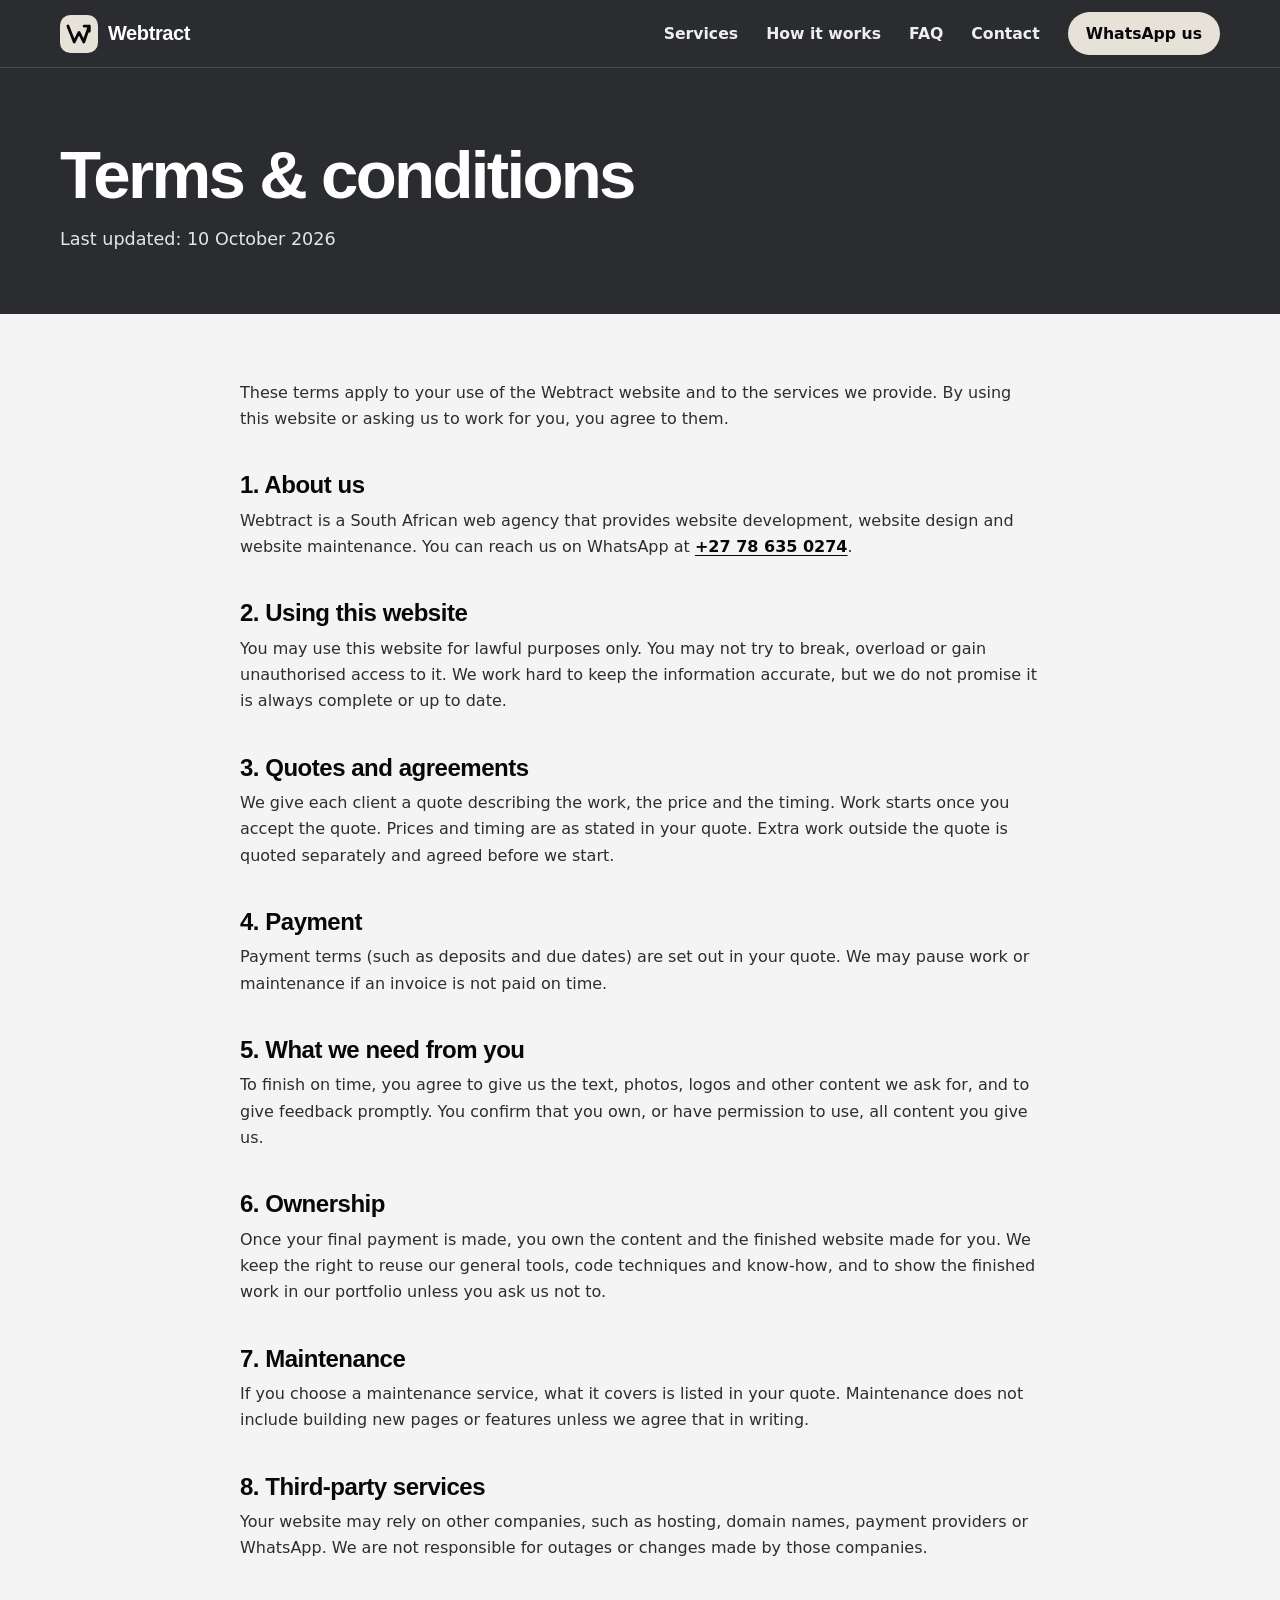
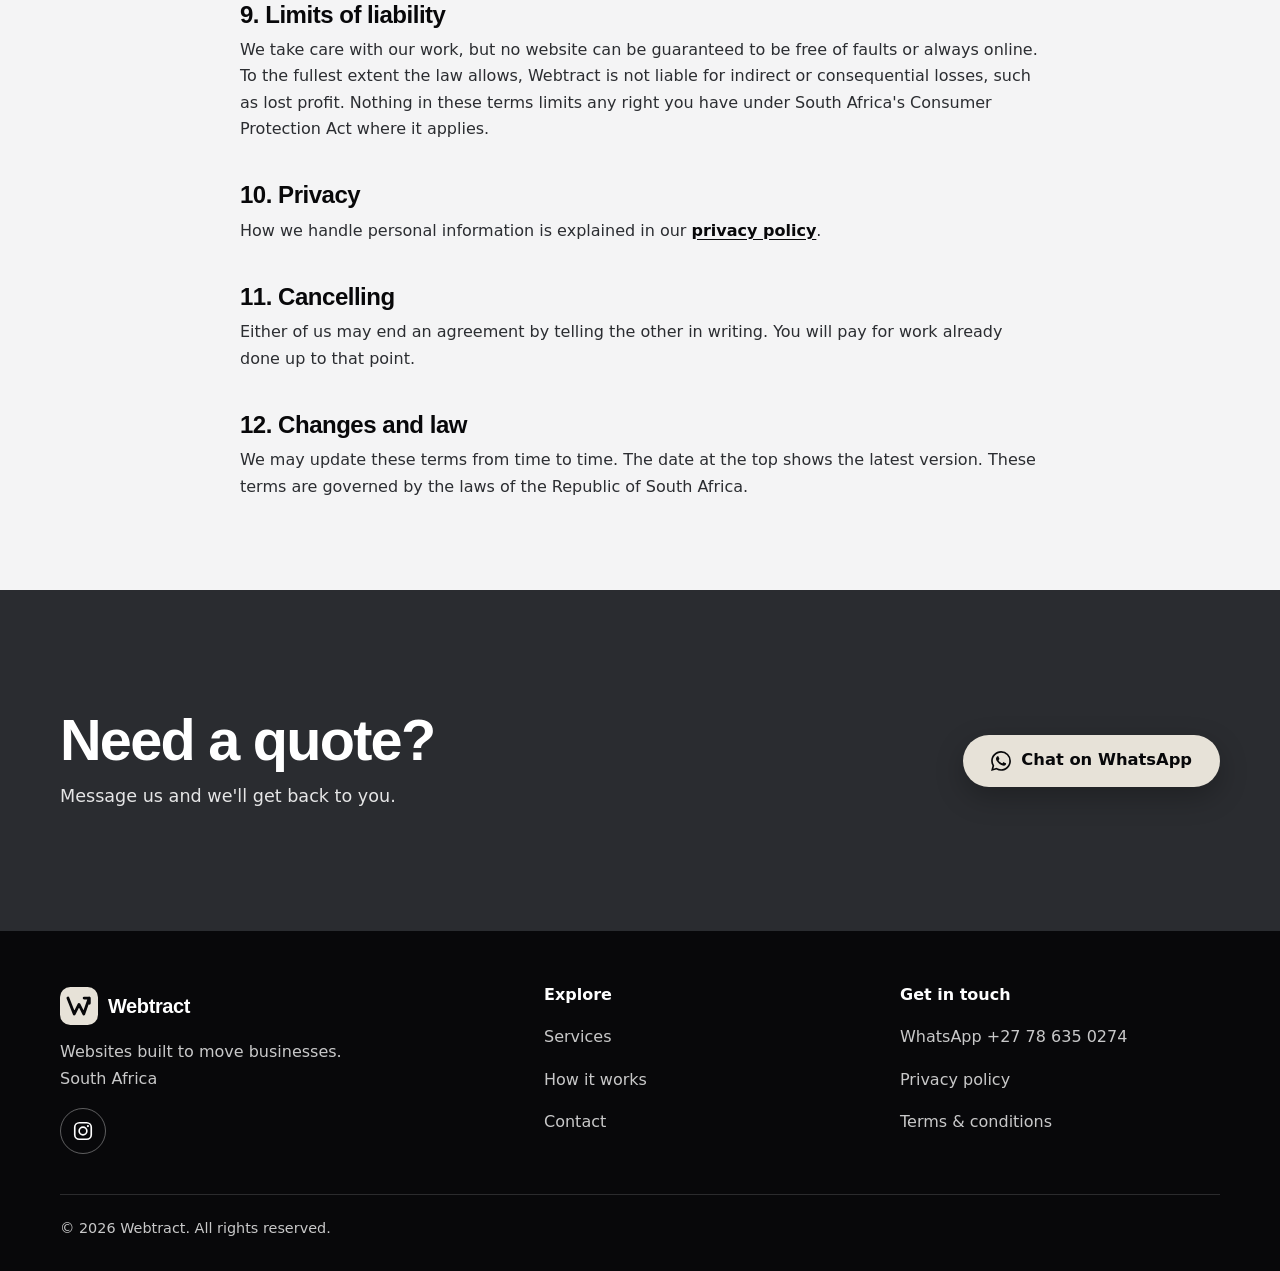
<file: terms.html>
<!DOCTYPE html>
<html lang="en-ZA">
<head>
  <meta charset="utf-8">
  <meta name="viewport" content="width=device-width, initial-scale=1">
  <title>Terms &amp; Conditions | Webtract</title>
  <meta name="description" content="The terms for using the Webtract website and for the website development, design and maintenance services we provide.">
  <meta name="robots" content="index, follow, max-image-preview:large">
  <meta name="theme-color" content="#2A2C30">
  <link rel="canonical" href="https://webtract.pages.dev/terms">

  <meta property="og:type" content="website">
  <meta property="og:site_name" content="Webtract">
  <meta property="og:locale" content="en_ZA">
  <meta property="og:title" content="Terms &amp; Conditions | Webtract">
  <meta property="og:description" content="The terms for our website and our website services.">
  <meta property="og:url" content="https://webtract.pages.dev/terms">
  <meta property="og:image" content="https://webtract.pages.dev/og-image.png">
  <meta property="og:image:width" content="1200">
  <meta property="og:image:height" content="630">
  <meta property="og:image:alt" content="Webtract logo with the words Websites built to move businesses">
  <meta name="twitter:card" content="summary_large_image">
  <meta name="twitter:title" content="Terms &amp; Conditions | Webtract">
  <meta name="twitter:description" content="The terms for our website and our website services.">
  <meta name="twitter:image" content="https://webtract.pages.dev/og-image.png">
  <meta name="twitter:image:alt" content="Webtract logo with the words Websites built to move businesses">

  <link rel="icon" href="/favicon.svg" type="image/svg+xml">
  <link rel="icon" href="/favicon.png" type="image/png" sizes="48x48">
  <link rel="apple-touch-icon" href="/apple-touch-icon.png">

  <script src="/boot.js"></script>
  <link rel="stylesheet" href="/style.css">
<script type="application/ld+json">
  {
    "@context": "https://schema.org",
    "@type": "BreadcrumbList",
    "itemListElement": [
      {
        "@type": "ListItem",
        "position": 1,
        "name": "Home",
        "item": "https://webtract.pages.dev/"
      },
      {
        "@type": "ListItem",
        "position": 2,
        "name": "Terms & conditions",
        "item": "https://webtract.pages.dev/terms"
      }
    ]
  }
  </script>
</head>
<body>
  <svg class="sprite" aria-hidden="true" focusable="false">
    <symbol id="ig" viewBox="0 0 24 24"><rect x="3" y="3" width="18" height="18" rx="5" fill="none" stroke="currentColor" stroke-width="1.8"/><circle cx="12" cy="12" r="4.2" fill="none" stroke="currentColor" stroke-width="1.8"/><circle cx="17.4" cy="6.6" r="1.2" fill="currentColor"/></symbol>
    <symbol id="mark" viewBox="0 0 48 48"><rect width="48" height="48" rx="13" fill="#E7E2D8"/><path d="M10 14l8 20 6-12 6 12 7-20M30.5 14H37v6.5" fill="none" stroke="#08080A" stroke-width="3.6" stroke-linecap="round" stroke-linejoin="round"/></symbol>
    <symbol id="wa" viewBox="0 0 24 24"><path fill="currentColor" d="M17.472 14.382c-.297-.149-1.758-.867-2.03-.967-.273-.099-.471-.148-.67.15-.197.297-.767.966-.94 1.164-.173.199-.347.223-.644.075-.297-.15-1.255-.463-2.39-1.475-.883-.788-1.48-1.761-1.653-2.059-.173-.297-.018-.458.13-.606.134-.133.298-.347.446-.52.149-.174.198-.298.298-.497.099-.198.05-.371-.025-.52-.075-.149-.669-1.612-.916-2.207-.242-.579-.487-.5-.669-.51-.173-.008-.371-.01-.57-.01-.198 0-.52.074-.792.372-.272.297-1.04 1.016-1.04 2.479 0 1.462 1.065 2.875 1.213 3.074.149.198 2.096 3.2 5.077 4.487.709.306 1.262.489 1.694.625.712.227 1.36.195 1.871.118.571-.085 1.758-.719 2.006-1.413.248-.694.248-1.289.173-1.413-.074-.124-.272-.198-.57-.347m-5.421 7.403h-.004a9.87 9.87 0 01-5.031-1.378l-.361-.214-3.741.982.998-3.648-.235-.374a9.86 9.86 0 01-1.51-5.26c.001-5.45 4.436-9.884 9.888-9.884 2.64 0 5.122 1.03 6.988 2.898a9.825 9.825 0 012.893 6.994c-.003 5.45-4.437 9.884-9.885 9.884m8.413-18.297A11.815 11.815 0 0012.05 0C5.495 0 .16 5.335.157 11.892c0 2.096.547 4.142 1.588 5.945L.057 24l6.305-1.654a11.882 11.882 0 005.683 1.448h.005c6.554 0 11.89-5.335 11.893-11.893a11.821 11.821 0 00-3.48-8.413Z"/></symbol>
  </svg>

  <a class="skip" href="#main">Skip to content</a>

  <header class="site-header">
    <div class="wrap">
      <a class="brand" href="/" aria-label="Webtract home">
        <svg aria-hidden="true"><use href="#mark"/></svg>
        <span>Webtract</span>
      </a>
      <button class="nav-toggle" type="button" aria-expanded="false" aria-controls="site-nav" aria-label="Open menu"><span></span></button>
      <nav class="nav" id="site-nav" aria-label="Main">
        <a href="/#services">Services</a>
        <a href="/#how-it-works">How it works</a>
        <a href="/#faq">FAQ</a>
        <a href="/contact">Contact</a>
        <a class="nav-cta" href="https://wa.me/27786350274" target="_blank" rel="noopener">WhatsApp us</a>
      </nav>
    </div>
  </header>

  <main id="main">
    <section class="page-hero">
      <div class="wrap">
        <h1>Terms &amp; conditions</h1>
        <p>Last updated: 10 October 2026</p>
      </div>
    </section>

    <article class="legal">
      <div class="wrap">
        <p>These terms apply to your use of the Webtract website and to the services we provide. By using this website or asking us to work for you, you agree to them.</p>

        <h2>1. About us</h2>
        <p>Webtract is a South African web agency that provides website development, website design and website maintenance. You can reach us on WhatsApp at <a href="https://wa.me/27786350274">+27 78 635 0274</a>.</p>

        <h2>2. Using this website</h2>
        <p>You may use this website for lawful purposes only. You may not try to break, overload or gain unauthorised access to it. We work hard to keep the information accurate, but we do not promise it is always complete or up to date.</p>

        <h2>3. Quotes and agreements</h2>
        <p>We give each client a quote describing the work, the price and the timing. Work starts once you accept the quote. Prices and timing are as stated in your quote. Extra work outside the quote is quoted separately and agreed before we start.</p>

        <h2>4. Payment</h2>
        <p>Payment terms (such as deposits and due dates) are set out in your quote. We may pause work or maintenance if an invoice is not paid on time.</p>

        <h2>5. What we need from you</h2>
        <p>To finish on time, you agree to give us the text, photos, logos and other content we ask for, and to give feedback promptly. You confirm that you own, or have permission to use, all content you give us.</p>

        <h2>6. Ownership</h2>
        <p>Once your final payment is made, you own the content and the finished website made for you. We keep the right to reuse our general tools, code techniques and know-how, and to show the finished work in our portfolio unless you ask us not to.</p>

        <h2>7. Maintenance</h2>
        <p>If you choose a maintenance service, what it covers is listed in your quote. Maintenance does not include building new pages or features unless we agree that in writing.</p>

        <h2>8. Third-party services</h2>
        <p>Your website may rely on other companies, such as hosting, domain names, payment providers or WhatsApp. We are not responsible for outages or changes made by those companies.</p>

        <h2>9. Limits of liability</h2>
        <p>We take care with our work, but no website can be guaranteed to be free of faults or always online. To the fullest extent the law allows, Webtract is not liable for indirect or consequential losses, such as lost profit. Nothing in these terms limits any right you have under South Africa's Consumer Protection Act where it applies.</p>

        <h2>10. Privacy</h2>
        <p>How we handle personal information is explained in our <a href="/privacy">privacy policy</a>.</p>

        <h2>11. Cancelling</h2>
        <p>Either of us may end an agreement by telling the other in writing. You will pay for work already done up to that point.</p>

        <h2>12. Changes and law</h2>
        <p>We may update these terms from time to time. The date at the top shows the latest version. These terms are governed by the laws of the Republic of South Africa.</p>
      </div>
    </article>

    <section class="section cta-band">
      <div class="wrap">
        <div>
          <h2>Need a quote?</h2>
          <p>Message us and we'll get back to you.</p>
        </div>
        <a class="btn btn-signal" href="https://wa.me/27786350274" target="_blank" rel="noopener">
          <svg aria-hidden="true"><use href="#wa"/></svg>
          Chat on WhatsApp
        </a>
      </div>
    </section>
  </main>

  <footer class="site-footer">
    <div class="wrap">
      <div class="foot">
        <div>
          <a class="brand" href="/"><svg aria-hidden="true"><use href="#mark"/></svg><span>Webtract</span></a>
          <p>Websites built to move businesses.<br>South Africa</p>
          <a class="social" href="https://www.instagram.com/webtract_co/" target="_blank" rel="noopener" aria-label="Webtract on Instagram"><svg aria-hidden="true"><use href="#ig"/></svg></a>
        </div>
        <div>
          <h2>Explore</h2>
          <ul>
            <li><a href="/#services">Services</a></li>
            <li><a href="/#how-it-works">How it works</a></li>
            <li><a href="/contact">Contact</a></li>
          </ul>
        </div>
        <div>
          <h2>Get in touch</h2>
          <ul>
            <li><a href="https://wa.me/27786350274" target="_blank" rel="noopener">WhatsApp +27 78 635 0274</a></li>
            <li><a href="/privacy">Privacy policy</a></li>
            <li><a href="/terms">Terms &amp; conditions</a></li>
          </ul>
        </div>
      </div>
      <p class="copy">&copy; <span id="yr">2026</span> Webtract. All rights reserved.</p>
    </div>
  </footer>

  <script src="/main.js" defer></script>
</body>
</html>
</file>
<file: style.css>
/* Webtract - style.css
   Colours are set once at the top. Change them here and the whole site updates. */
:root {
  --cobalt: #2A2C30;
  --cobalt-dark: #1B1C1F;
  --ink: #08080A;
  --paper: #F4F4F5;
  --mist: #E4E4E7;
  --line: #CFCFD4;
  --signal: #E7E2D8;
  --muted: #4A4C52;
  --radius: 14px;
  --max: 1160px;
  --lux: "Didot", "Bodoni 72", "Bodoni MT", "Playfair Display", "Iowan Old Style", "Palatino Linotype", Georgia, serif;
  --display: "Segoe UI Variable Display", "Helvetica Neue", Arial, sans-serif;
  --body: system-ui, -apple-system, "Segoe UI", Roboto, Arial, sans-serif;
}

*, *::before, *::after { box-sizing: border-box; margin: 0; padding: 0; }
html { scroll-behavior: smooth; scroll-padding-top: 84px; -webkit-text-size-adjust: 100%; }
body { font-family: var(--body); background: var(--paper); color: var(--ink); line-height: 1.65; overflow-x: hidden; }
img, svg { max-width: 100%; display: block; }
a { color: inherit; }
ul { list-style: none; }
h1, h2, h3 { font-family: var(--display); line-height: 1.05; letter-spacing: -0.03em; font-weight: 800; }
:focus-visible { outline: 3px solid var(--signal); outline-offset: 3px; border-radius: 4px; }

.sprite { position: absolute; width: 0; height: 0; overflow: hidden; }
.wrap { width: min(var(--max), 100% - 40px); margin-inline: auto; }
.skip { position: absolute; left: -9999px; top: 8px; background: var(--signal); color: var(--ink); padding: 10px 16px; border-radius: 8px; z-index: 2000; font-weight: 700; }
.skip:focus { left: 12px; }
.section { padding: clamp(64px, 10vw, 120px) 0; }
.section-title { font-size: clamp(2rem, 4.6vw, 3.4rem); max-width: 16ch; }
.section-intro { color: var(--muted); max-width: 52ch; margin-top: 16px; font-size: 1.08rem; }

/* ---------- Buttons ---------- */
.btn { display: inline-flex; align-items: center; justify-content: center; gap: 10px; min-height: 52px; padding: 0 28px; border-radius: 99px; font-weight: 800; font-size: 1.02rem; text-decoration: none; border: 0; cursor: pointer; font-family: var(--body); transition: transform .2s, box-shadow .2s; }
.btn-signal { background: var(--signal); color: var(--ink); box-shadow: 0 10px 28px rgba(0, 0, 0, .25); }
.btn-signal:hover { transform: translateY(-2px); box-shadow: 0 14px 34px rgba(0, 0, 0, .3); }
.btn svg { width: 20px; height: 20px; }
.link-light { color: #fff; font-weight: 700; text-underline-offset: 5px; }

/* ---------- Header ---------- */
.site-header { position: fixed; inset: 0 0 auto 0; z-index: 100; height: 68px; background: var(--cobalt); border-bottom: 1px solid rgba(255, 255, 255, .14); }
.site-header .wrap { height: 100%; display: flex; align-items: center; justify-content: space-between; }
.brand { display: flex; align-items: center; gap: 10px; text-decoration: none; color: #fff; font-family: var(--display); font-weight: 800; font-size: 1.25rem; letter-spacing: -0.02em; }
.brand svg { width: 38px; height: 38px; }
.nav { display: flex; align-items: center; gap: 28px; }
.nav a { color: #fff; text-decoration: none; font-weight: 600; font-size: .98rem; opacity: .92; }
.nav a:hover { opacity: 1; text-decoration: underline; text-underline-offset: 6px; }
.nav .nav-cta { background: var(--signal); color: var(--ink); padding: 9px 18px; border-radius: 99px; font-weight: 800; opacity: 1; }
.nav .nav-cta:hover { text-decoration: none; filter: brightness(1.05); }
.nav-toggle { display: none; background: none; border: 2px solid rgba(255, 255, 255, .5); color: #fff; border-radius: 10px; width: 46px; height: 46px; cursor: pointer; }
.nav-toggle span, .nav-toggle span::before, .nav-toggle span::after { display: block; width: 20px; height: 2px; background: #fff; margin: auto; position: relative; transition: transform .25s; }
.nav-toggle span::before, .nav-toggle span::after { content: ""; position: absolute; left: 0; }
.nav-toggle span::before { top: -6px; }
.nav-toggle span::after { top: 6px; }

/* ---------- Hero ---------- */
.hero { position: relative; --mx: 72%; --my: 28%; background: var(--cobalt); background-image: repeating-linear-gradient(115deg, rgba(255, 255, 255, .06) 0 1px, transparent 1px 38px); color: #fff; min-height: 100vh; min-height: 100svh; padding: 110px 0 70px; display: flex; align-items: center; overflow: hidden; }
.hero::before { content: ""; position: absolute; inset: 0; pointer-events: none; background: radial-gradient(520px circle at var(--mx) var(--my), rgba(255, 255, 255, .09), transparent 70%); }
.hero .wrap { position: relative; display: grid; grid-template-columns: 1.1fr .9fr; gap: 56px; align-items: center; }
.hero h1 { font-size: clamp(2.7rem, 7.2vw, 5.8rem); line-height: .96; letter-spacing: -0.045em; }
.line { display: block; overflow: hidden; padding-bottom: .08em; }
.line > span { display: block; }
.hero-sub { margin-top: 26px; font-size: clamp(1.05rem, 2vw, 1.3rem); max-width: 34ch; color: rgba(255, 255, 255, .88); }
.hero-actions { margin-top: 34px; display: flex; flex-wrap: wrap; align-items: center; gap: 22px; }
.ticks { margin-top: 38px; display: flex; flex-wrap: wrap; gap: 10px 26px; font-weight: 600; font-size: .95rem; }
.ticks li { display: flex; align-items: center; gap: 8px; }
.ticks svg { width: 18px; height: 18px; color: var(--signal); }

/* Hero picture: a website assembling itself */
.mock-stage { perspective: 1100px; position: relative; padding-bottom: 30px; }
.mock-wrap { transition: transform .25s ease-out; transform-style: preserve-3d; }
.mock { background: #fff; color: var(--ink); border-radius: 18px; box-shadow: 0 40px 70px rgba(0, 0, 0, .5); overflow: hidden; animation: float 7s ease-in-out infinite; }
.mock-bar { display: flex; gap: 6px; align-items: center; padding: 12px 14px; background: var(--mist); }
.mock-bar i { width: 10px; height: 10px; border-radius: 50%; background: #B4B4BB; }
.mock-bar span { margin-left: 10px; flex: 1; background: #fff; border-radius: 99px; padding: 3px 14px; font-size: .78rem; color: var(--muted); }
.mock-body { padding: 18px; display: grid; gap: 14px; }
.m-nav { display: flex; justify-content: space-between; align-items: center; }
.m-logo { width: 54px; height: 14px; background: var(--cobalt); border-radius: 5px; }
.m-links { display: flex; gap: 8px; }
.m-links b { width: 30px; height: 7px; background: var(--mist); border-radius: 4px; }
.m-hero { display: grid; grid-template-columns: 1.2fr .8fr; gap: 16px; align-items: center; }
.m-t { height: 17px; background: var(--ink); border-radius: 5px; margin-bottom: 9px; }
.m-t.s { width: 68%; }
.m-p { height: 7px; background: var(--mist); border-radius: 4px; margin-bottom: 6px; }
.m-btn { width: 88px; height: 26px; background: var(--signal); border-radius: 8px; margin-top: 12px; }
.m-img { height: 124px; border-radius: 14px; background: var(--cobalt); position: relative; overflow: hidden; }
.m-img::after { content: ""; position: absolute; width: 70px; height: 70px; border-radius: 50%; background: var(--signal); right: -14px; bottom: -14px; }
.m-row { display: grid; grid-template-columns: repeat(3, 1fr); gap: 10px; }
.m-row u { height: 56px; background: var(--paper); border: 1px solid var(--mist); border-radius: 12px; }
.phone { position: absolute; right: -10px; bottom: -6px; width: 96px; background: var(--ink); border-radius: 18px; padding: 8px 6px 10px; box-shadow: 0 22px 40px rgba(0, 0, 0, .5); }
.phone-screen { background: #fff; border-radius: 12px; padding: 8px; display: grid; gap: 6px; }
.phone-screen .m-img { height: 50px; border-radius: 8px; }
.phone-screen .m-img::after { width: 30px; height: 30px; }
.phone-screen .m-t { height: 9px; margin: 0; }
.phone-screen .m-btn { width: 100%; height: 14px; margin: 0; border-radius: 6px; }
@keyframes float { 0%, 100% { transform: translateY(0); } 50% { transform: translateY(-9px); } }

/* Hero entrance (starts when <html> gets the "go" class) */
.js .line > span { transform: translateY(108%); }
.js .h-fade { opacity: 0; transform: translateY(14px); }
.js .blk { opacity: 0; transform: translateY(20px) scale(.96); }
.go .line > span { transform: none; transition: transform 1s cubic-bezier(.2, .8, .2, 1); }
.go .line:nth-child(2) > span { transition-delay: .12s; }
.go .line:nth-child(3) > span { transition-delay: .24s; }
.go .h-fade { opacity: 1; transform: none; transition: opacity .8s .7s, transform .8s .7s; }
.go .blk { opacity: 1; transform: none; transition: opacity .6s, transform .7s cubic-bezier(.2, .8, .2, 1); transition-delay: calc(.5s + var(--i, 0) * .13s); }

/* ---------- Intro animation (home page only) ---------- */
.loader { display: none; position: fixed; inset: 0; z-index: 1000; cursor: pointer; color: #fff; font-family: var(--lux); }
.intro .loader { display: block; }
.intro body { overflow: hidden; }
.p { position: absolute; left: 0; right: 0; height: 50%; background: #050506; display: flex; justify-content: center; overflow: hidden; transition: transform 1.25s cubic-bezier(.76, 0, .24, 1); will-change: transform; }
.p-top { top: 0; align-items: flex-end; padding-bottom: 26px; background: radial-gradient(ellipse 70% 120% at 50% 100%, #1d1e22 0, #050506 70%); }
.p-bot { bottom: 0; align-items: flex-start; padding-top: 24px; background: radial-gradient(ellipse 70% 120% at 50% 0, #1d1e22 0, #050506 70%); }
.p-top::after { content: ""; position: absolute; left: 50%; bottom: 0; height: 1px; width: 0; transform: translateX(-50%); background: linear-gradient(90deg, transparent, var(--signal) 22%, var(--signal) 78%, transparent); animation: hairline 1.5s .1s cubic-bezier(.6, 0, .2, 1) forwards; }
.loader.done .p-top { transform: translateY(-101%); }
.loader.done .p-bot { transform: translateY(101%); }
.loader-top { text-align: center; padding: 0 16px; }
.loader-w { width: 56px; margin: 0 auto 20px; overflow: visible; }
.loader-w path { fill: none; stroke: var(--signal); stroke-width: 2; stroke-linecap: round; stroke-linejoin: round; stroke-dasharray: 1; stroke-dashoffset: 1; }
.loader-w .w-main { animation: draw 1.2s 1.9s cubic-bezier(.6, 0, .2, 1) forwards; }
.loader-w .w-head { animation: draw .5s 3s ease-out forwards; }
.loader-word { font-weight: 400; font-size: clamp(1.8rem, 7.2vw, 3.5rem); letter-spacing: .3em; line-height: 1; white-space: nowrap; }
.loader-word span { display: inline-block; opacity: 0; animation: lux 1.1s cubic-bezier(.2, .7, .2, 1) forwards; }
.loader-word .sfx { font-style: italic; letter-spacing: .08em; color: var(--signal); }
.loader-tag { font-style: italic; color: rgba(255, 255, 255, .72); font-size: clamp(.95rem, 2.4vw, 1.2rem); letter-spacing: .06em; opacity: 0; animation: fade 1.2s 2.7s forwards; padding: 0 16px; text-align: center; }
.loader-canvas { position: absolute; inset: 0; width: 100%; height: 100%; z-index: 2; pointer-events: none; transition: opacity .4s; }
.loader.done .loader-canvas { opacity: 0; }
.loader-count { position: absolute; right: clamp(18px, 4vw, 48px); bottom: clamp(16px, 4vw, 34px); font-family: var(--body); font-variant-numeric: tabular-nums; font-size: .85rem; letter-spacing: .24em; color: rgba(255, 255, 255, .5); }
@keyframes hairline { to { width: min(680px, 86vw); } }
@keyframes draw { to { stroke-dashoffset: 0; } }
@keyframes lux { from { opacity: 0; filter: blur(12px); transform: translateY(10px); } to { opacity: 1; filter: blur(0); transform: none; } }
@keyframes fade { to { opacity: 1; } }

/* ---------- Services ---------- */
.services { margin-top: 48px; border-bottom: 1px solid var(--line); }
.svc { display: grid; grid-template-columns: 1fr 1.2fr; gap: 14px 56px; padding: 38px 0; border-top: 1px solid var(--line); }
.svc h3 { font-size: clamp(1.6rem, 3.2vw, 2.4rem); }
.svc p { color: var(--muted); font-size: 1.08rem; max-width: 48ch; }
.svc ul { margin-top: 16px; display: grid; gap: 8px; font-weight: 600; }
.svc li { display: flex; gap: 10px; align-items: flex-start; }
.svc li::before { content: ""; flex: none; width: 8px; height: 8px; margin-top: 10px; border-radius: 50%; background: var(--cobalt); }

/* ---------- Included ---------- */
.included { background: var(--ink); color: #fff; }
.included .section-intro { color: rgba(255, 255, 255, .78); }
.inc-grid { margin-top: 44px; display: grid; grid-template-columns: repeat(2, 1fr); gap: 22px 56px; }
.inc-grid li { display: flex; gap: 14px; padding-bottom: 22px; border-bottom: 1px solid rgba(255, 255, 255, .16); }
.inc-grid svg { flex: none; width: 24px; height: 24px; color: var(--signal); margin-top: 3px; }
.inc-grid strong { display: block; font-size: 1.1rem; }
.inc-grid span { color: rgba(255, 255, 255, .75); font-size: .98rem; }

/* ---------- Process (the line fills as you scroll) ---------- */
.steps { --p: 1; position: relative; margin-top: 48px; padding-left: 64px; display: grid; gap: 52px; max-width: 760px; }
.js .steps { --p: 0; }
.steps::before, .steps::after { content: ""; position: absolute; left: 15px; top: 6px; width: 4px; border-radius: 4px; }
.steps::before { bottom: 6px; background: var(--mist); }
.steps::after { height: calc((100% - 12px) * var(--p)); background: var(--cobalt); }
.step { position: relative; }
.node { position: absolute; left: -64px; top: -2px; width: 34px; height: 34px; border-radius: 50%; display: grid; place-items: center; font-weight: 800; font-size: .92rem; background: var(--cobalt); color: #fff; border: 3px solid var(--cobalt); transition: background .3s, color .3s, border-color .3s; z-index: 1; }
.js .step:not(.on) .node { background: #fff; color: var(--muted); border-color: var(--line); }
.step h3 { font-size: clamp(1.4rem, 2.8vw, 2rem); }
.step p { color: var(--muted); margin-top: 8px; max-width: 46ch; }

/* ---------- FAQ ---------- */
.faq { background: #fff; }
.faq-list { margin-top: 40px; max-width: 800px; border-top: 1px solid var(--line); }
.faq details { border-bottom: 1px solid var(--line); }
.faq summary { cursor: pointer; padding: 22px 40px 22px 0; font-weight: 700; font-size: 1.12rem; list-style: none; position: relative; }
.faq summary::-webkit-details-marker { display: none; }
.faq summary::after { content: "+"; position: absolute; right: 4px; top: 50%; transform: translateY(-50%); font-size: 1.6rem; color: var(--cobalt); transition: transform .25s; }
.faq details[open] summary::after { transform: translateY(-50%) rotate(45deg); }
.faq details p { padding: 0 0 22px; color: var(--muted); max-width: 62ch; }

/* ---------- Call-to-action band ---------- */
.cta-band { background: var(--cobalt); color: #fff; text-align: left; }
.cta-band .wrap { display: flex; flex-wrap: wrap; align-items: center; justify-content: space-between; gap: 28px; }
.cta-band h2 { font-size: clamp(2rem, 5vw, 3.6rem); max-width: 14ch; }
.cta-band p { margin-top: 12px; color: rgba(255, 255, 255, .88); font-size: 1.1rem; }

/* ---------- Inner pages ---------- */
.page-hero { background: var(--cobalt); color: #fff; padding: 140px 0 60px; }
.page-hero h1 { font-size: clamp(2.3rem, 6vw, 4.2rem); letter-spacing: -0.04em; }
.page-hero p { margin-top: 14px; color: rgba(255, 255, 255, .88); max-width: 50ch; font-size: 1.1rem; }
.legal { padding: 56px 0 90px; }
.legal .wrap { max-width: 800px; }
.legal h2 { font-size: 1.5rem; margin: 40px 0 10px; letter-spacing: -0.02em; }
.legal p, .legal li { color: #2B2D31; margin-top: 10px; }
.legal ul { list-style: disc; padding-left: 22px; }
.legal a { color: var(--ink); font-weight: 700; text-underline-offset: 3px; }
.legal .note { background: var(--mist); border-radius: var(--radius); padding: 16px 20px; margin-top: 24px; font-size: .96rem; }

/* ---------- Contact ---------- */
.contact-grid { padding: 64px 0 90px; display: grid; grid-template-columns: 1.2fr .8fr; gap: 56px; }
.form { display: grid; gap: 20px; }
.field label { display: block; font-weight: 700; margin-bottom: 6px; }
.field input, .field select, .field textarea { width: 100%; font: inherit; color: var(--ink); background: #fff; border: 2px solid var(--line); border-radius: 12px; padding: 13px 14px; min-height: 52px; }
.field textarea { min-height: 150px; resize: vertical; }
.field input:focus, .field select:focus, .field textarea:focus { outline: none; border-color: var(--ink); box-shadow: 0 0 0 4px rgba(42, 44, 48, .18); }
.field [aria-invalid="true"] { border-color: #C0262D; }
.err { color: #B01E26; font-size: .92rem; font-weight: 600; margin-top: 6px; min-height: 0; }
.hp { position: absolute; left: -9999px; width: 1px; height: 1px; overflow: hidden; }
.form-status { font-weight: 600; min-height: 1.5em; }
.form .btn-signal { background: var(--cobalt); color: #fff; box-shadow: none; justify-self: start; }
.form .btn-signal:hover { background: var(--cobalt-dark); }
.side { background: #fff; border: 1px solid var(--line); border-radius: var(--radius); padding: 28px; align-self: start; }
.side h2 { font-size: 1.5rem; }
.side p, .side li { color: var(--muted); margin-top: 10px; }
.side a { color: var(--ink); font-weight: 700; text-underline-offset: 3px; }

/* ---------- Floating WhatsApp button ---------- */
.wa-float { position: fixed; right: 18px; bottom: 18px; z-index: 90; width: 58px; height: 58px; border-radius: 50%; background: #25D366; color: #fff; display: grid; place-items: center; box-shadow: 0 10px 26px rgba(0, 0, 0, .3); transition: transform .2s; }
.wa-float:hover { transform: scale(1.08); }
.wa-float svg { width: 30px; height: 30px; }

/* ---------- Footer ---------- */
.site-footer { background: var(--ink); color: rgba(255, 255, 255, .78); padding: 56px 0 30px; }
.foot { display: grid; grid-template-columns: 1.4fr 1fr 1fr; gap: 36px; }
.site-footer .brand { margin-bottom: 14px; }
.site-footer h2 { color: #fff; font-size: 1rem; letter-spacing: 0; margin-bottom: 12px; font-family: var(--body); }
.site-footer li { margin-top: 8px; }
.site-footer a { text-decoration: none; }
.site-footer a:hover { color: #fff; text-decoration: underline; text-underline-offset: 4px; }
.copy { margin-top: 40px; padding-top: 22px; border-top: 1px solid rgba(255, 255, 255, .14); font-size: .9rem; }


/* ---------- Social icon ---------- */
.social { display: inline-flex; align-items: center; justify-content: center; width: 46px; height: 46px; margin-top: 16px; border-radius: 50%; border: 1px solid rgba(255, 255, 255, .35); color: #fff; transition: background .2s, color .2s, border-color .2s, transform .2s; }
.social svg { width: 22px; height: 22px; }
.site-footer .social:hover { background: var(--signal); color: var(--ink); border-color: var(--signal); text-decoration: none; transform: translateY(-2px); }

/* Bigger tap targets for fingers (SEO: mobile-friendly) */
.site-footer li { margin-top: 0; }
.site-footer li a, .link-light { display: inline-block; padding: 8px 0; }

/* ---------- 404 ---------- */
.lost { min-height: 100vh; min-height: 100svh; background: var(--cobalt); color: #fff; display: grid; place-items: center; text-align: center; padding: 40px 20px; }
.lost .big { font-family: var(--display); font-weight: 800; font-size: clamp(6rem, 24vw, 14rem); line-height: .9; letter-spacing: -0.06em; color: var(--signal); }
.lost p { margin: 16px auto 30px; max-width: 36ch; font-size: 1.15rem; }

/* ---------- Phones and tablets ---------- */
@media (max-width: 900px) {
  .hero .wrap { grid-template-columns: 1fr; gap: 44px; }
  .mock-stage { max-width: 520px; }
  .svc { grid-template-columns: 1fr; }
  .contact-grid { grid-template-columns: 1fr; gap: 36px; }
  .foot { grid-template-columns: 1fr 1fr; }
  .foot > :first-child { grid-column: 1 / -1; }
}
@media (max-width: 760px) {
  .nav-toggle { display: grid; place-items: center; }
  .nav { position: absolute; top: 68px; left: 0; right: 0; background: var(--cobalt-dark); flex-direction: column; align-items: stretch; gap: 0; padding: 8px 20px 20px; display: none; }
  .nav.open { display: flex; }
  .nav a { padding: 14px 0; border-bottom: 1px solid rgba(255, 255, 255, .15); }
  .nav .nav-cta { text-align: center; margin-top: 14px; border-bottom: 0; }
  .inc-grid { grid-template-columns: 1fr; }
  .phone { right: 0; }
}

/* ---------- Scroll reveal ---------- */
.js .rv { opacity: 0; transform: translateY(28px); transition: opacity .8s, transform .9s cubic-bezier(.2, .8, .2, 1); }
.js .rv.in { opacity: 1; transform: none; }

/* ---------- Respect "reduce motion" ---------- */
@media (prefers-reduced-motion: reduce) {
  *, *::before, *::after { animation: none !important; transition: none !important; scroll-behavior: auto !important; }
  .js .line > span, .js .h-fade, .js .blk, .js .rv { transform: none; opacity: 1; }
}
</file>
